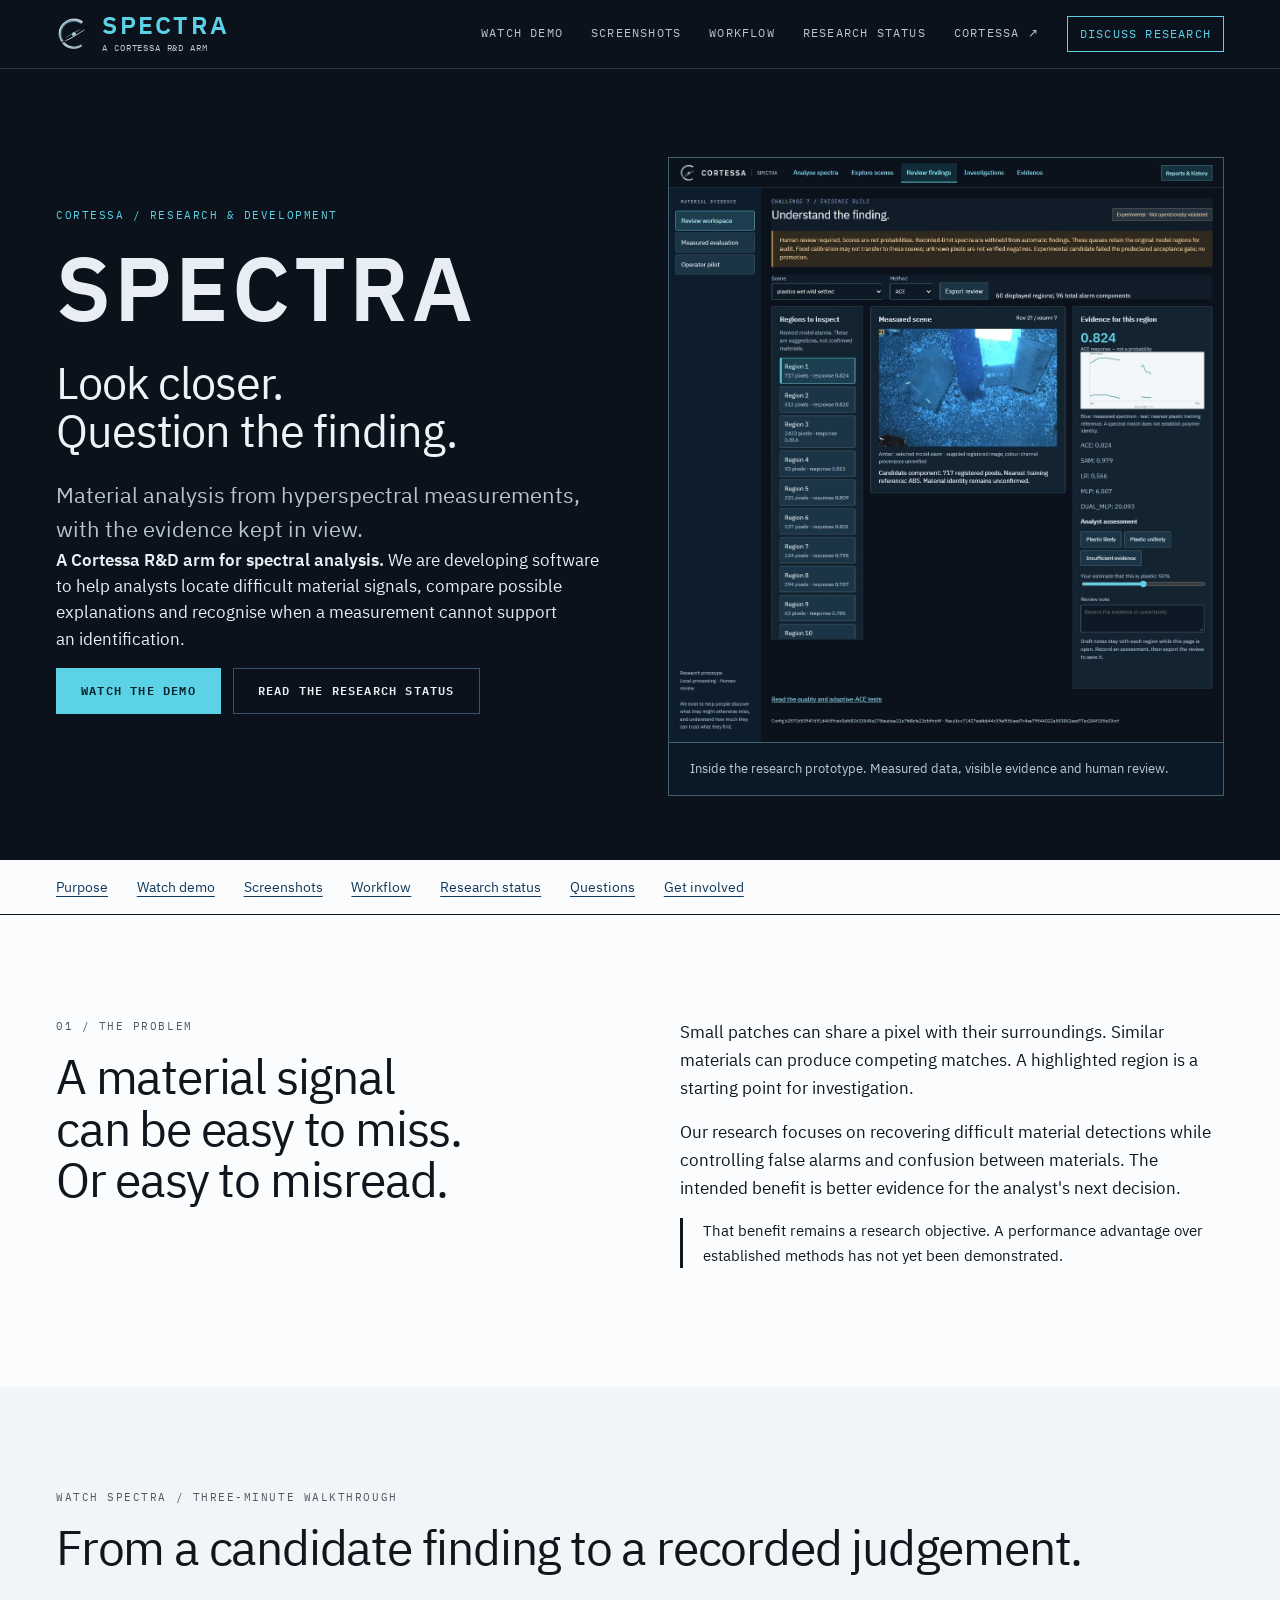
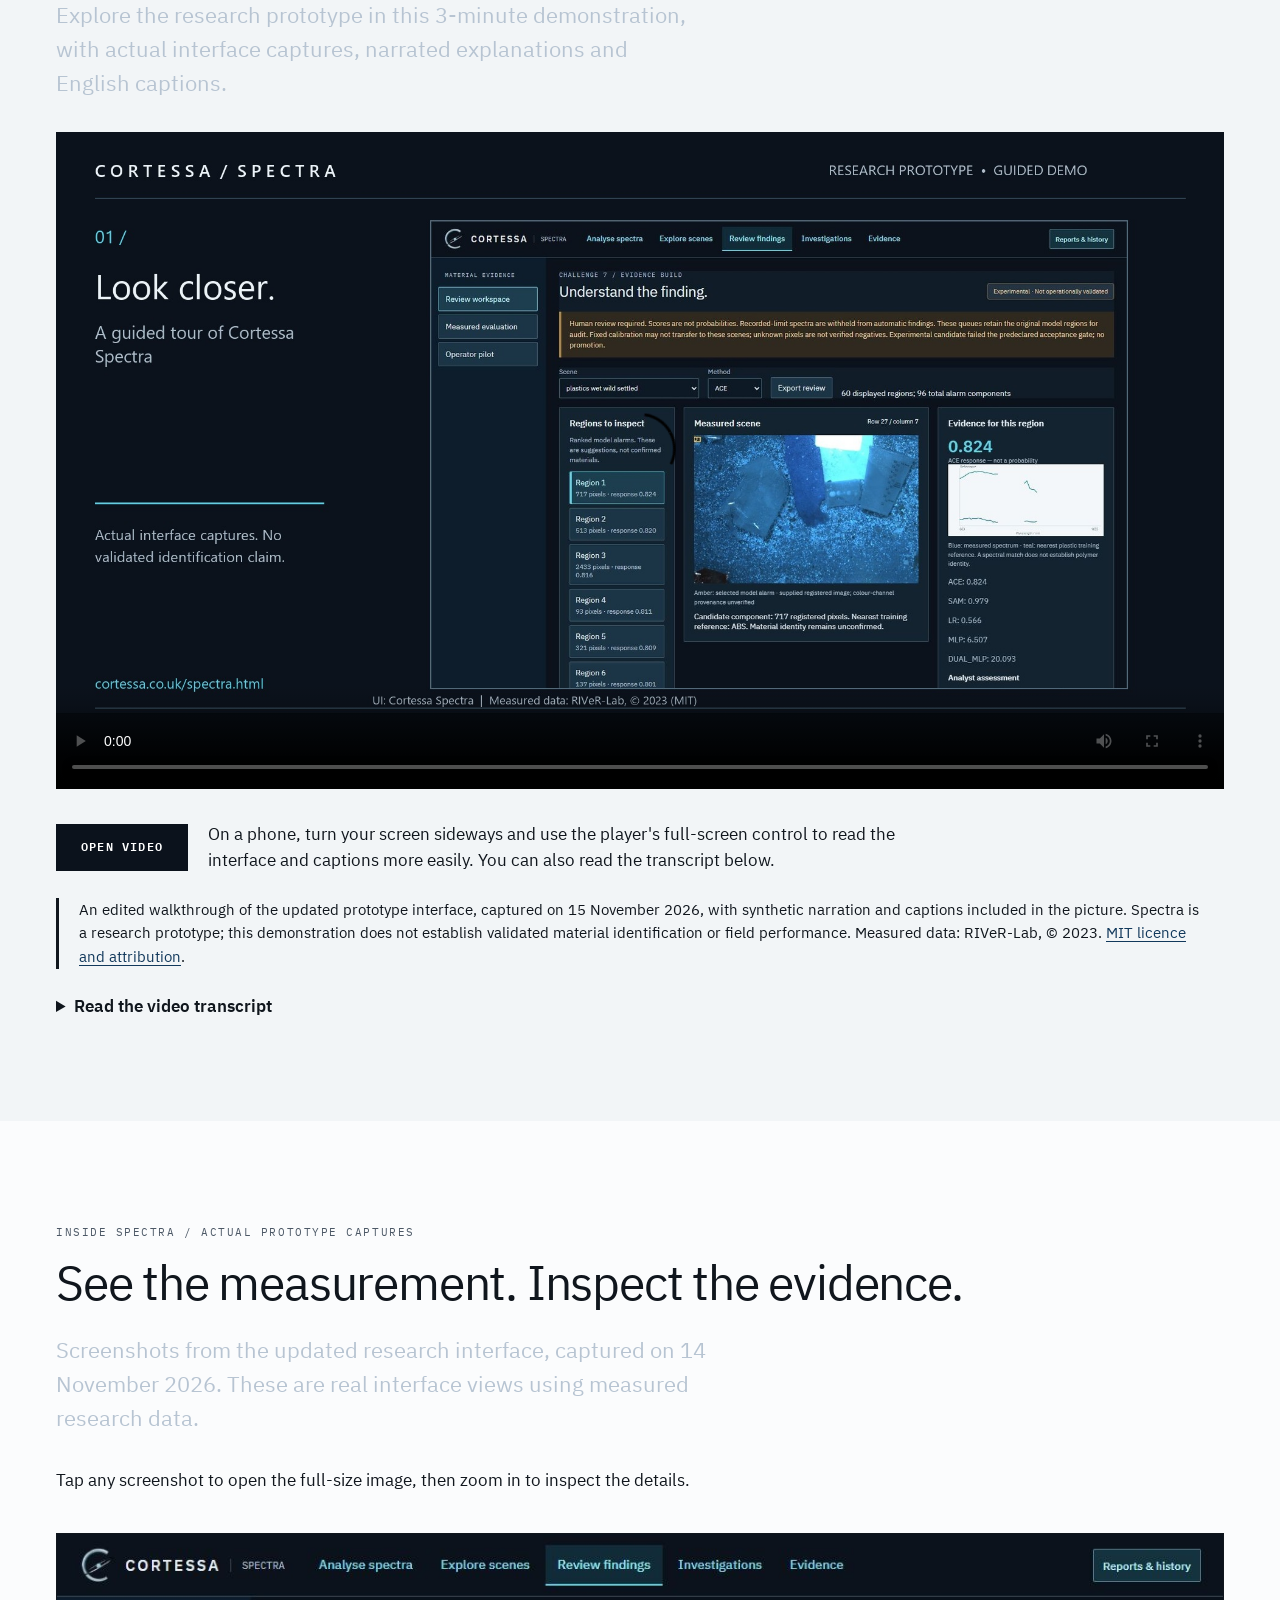
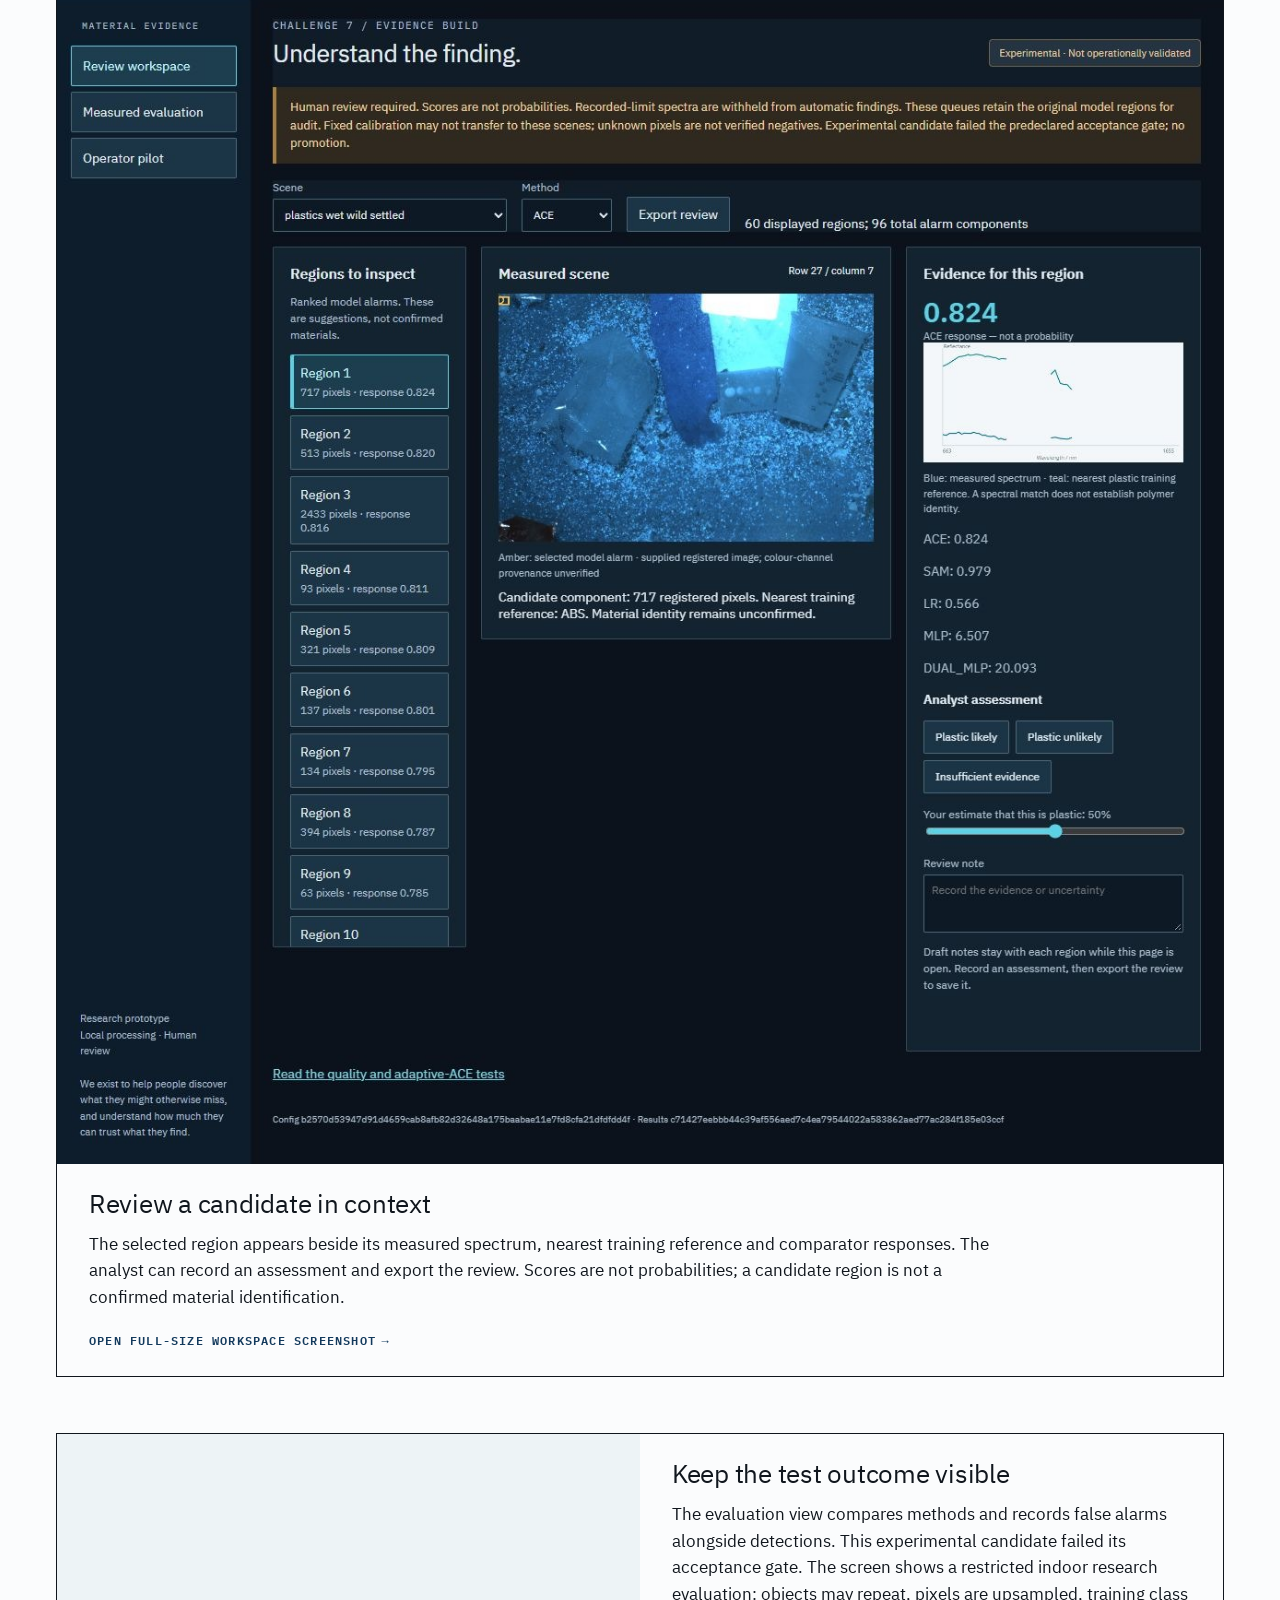
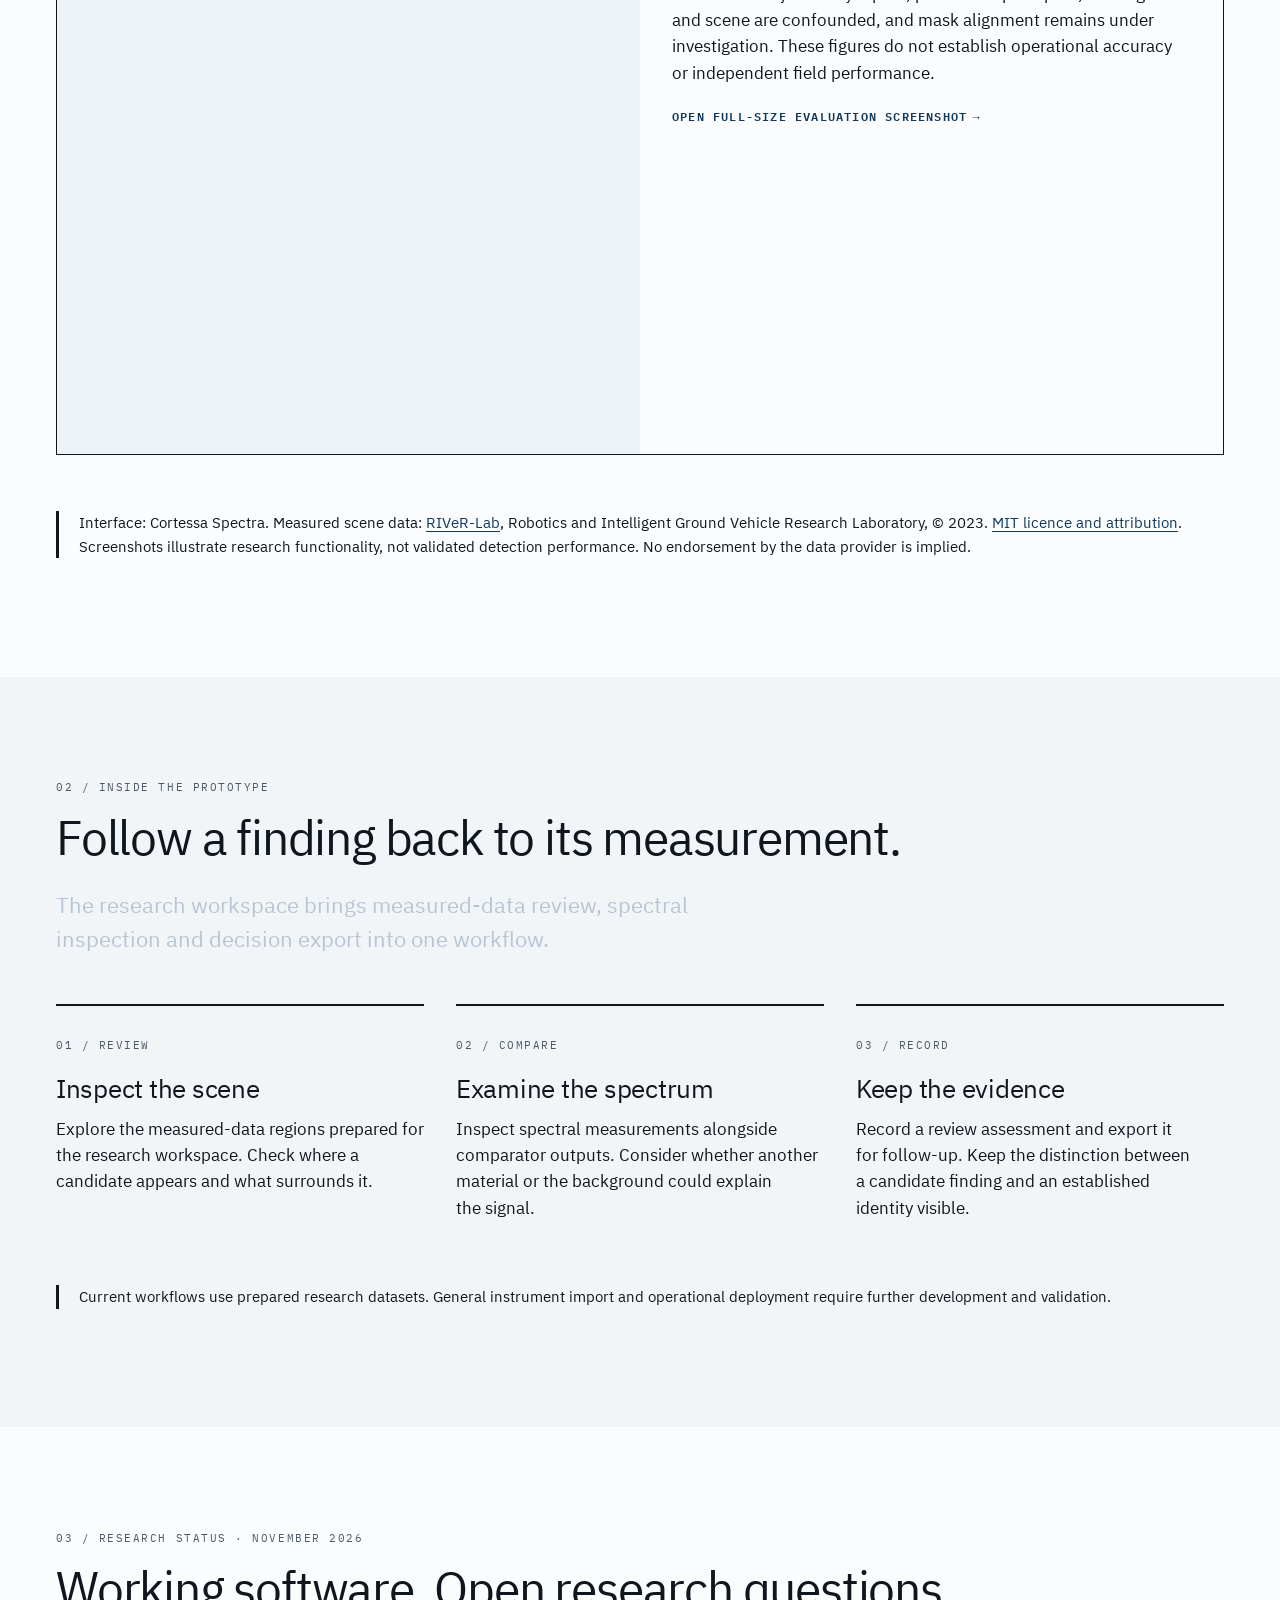
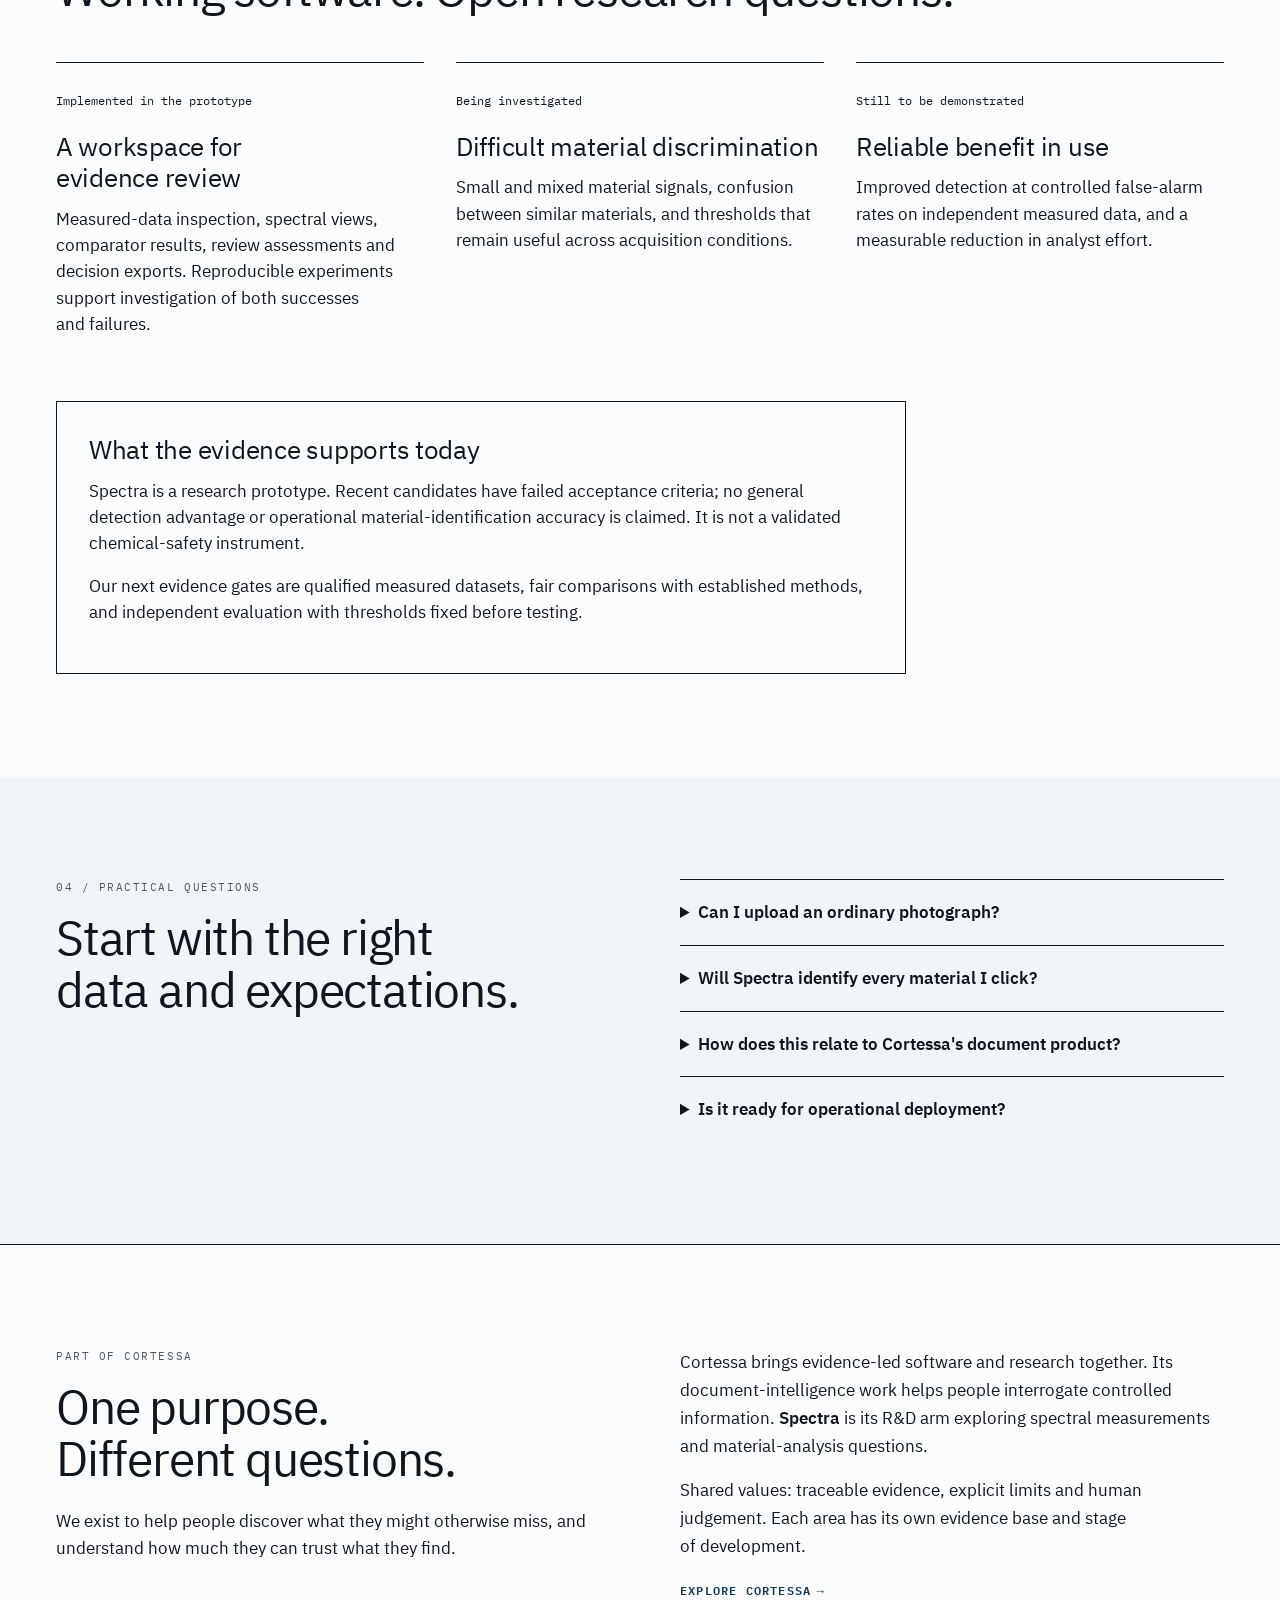
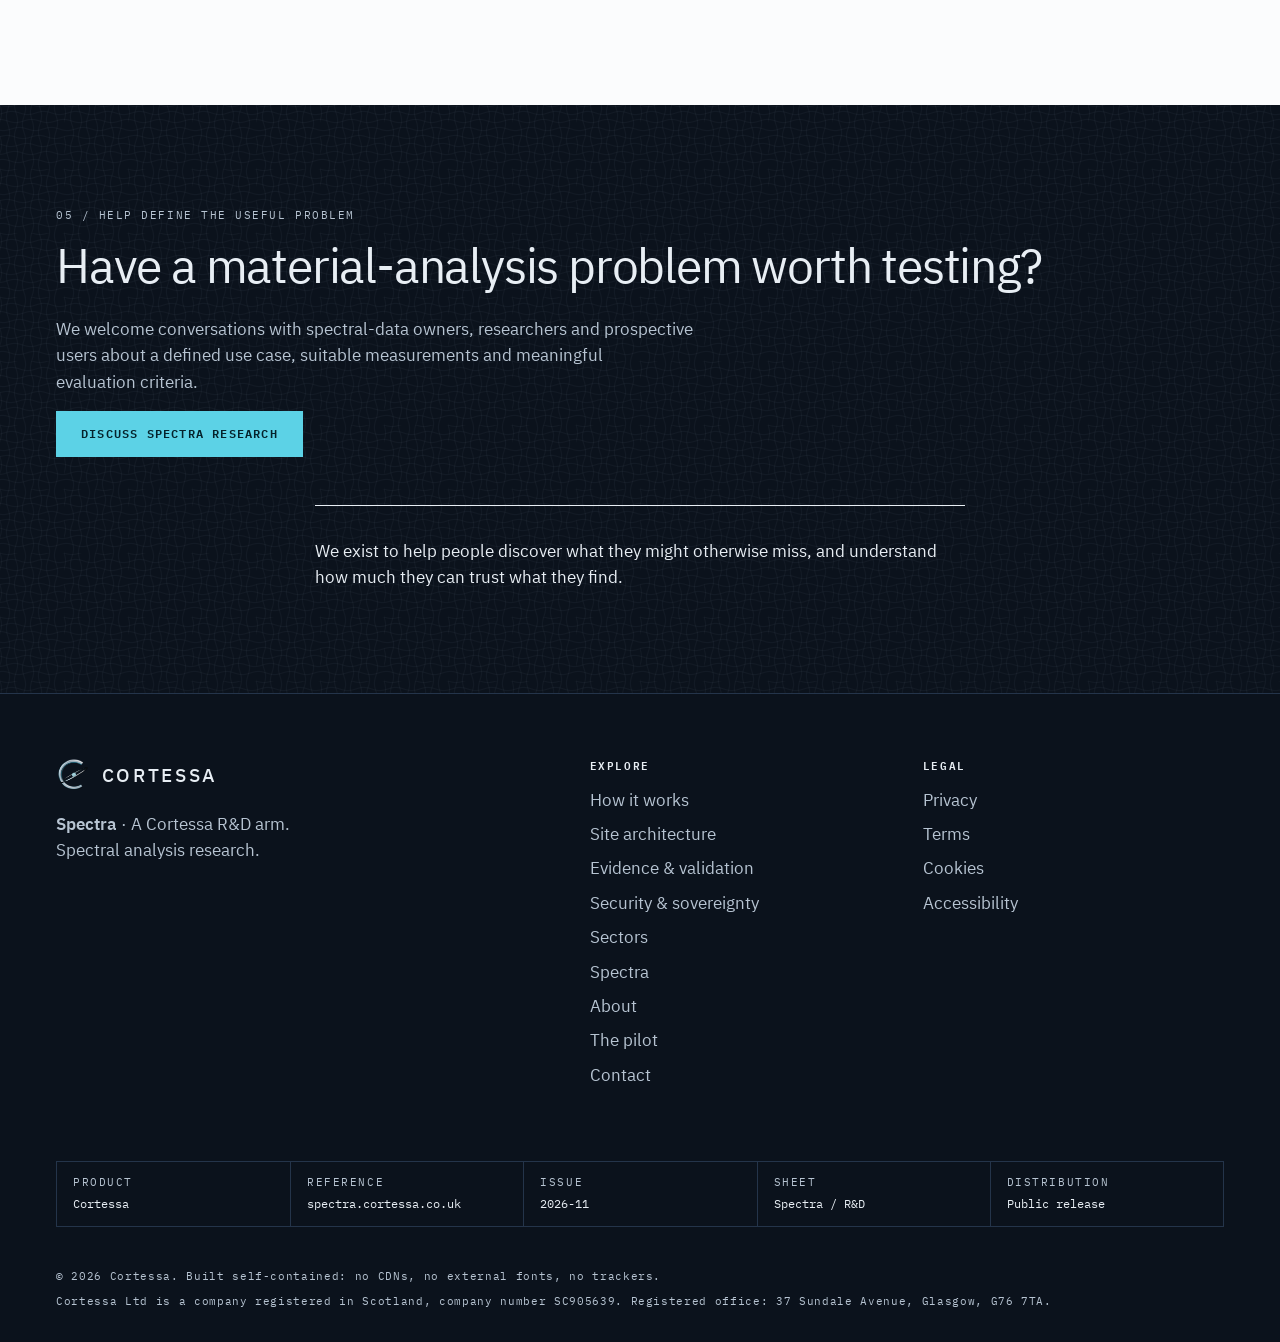
<file: index.html>
<!doctype html>
<html lang="en-GB">
<head>
  <meta charset="utf-8">
  <meta name="viewport" content="width=device-width, initial-scale=1">
  <meta http-equiv="Content-Security-Policy" content="default-src 'self'; script-src 'self'; style-src 'self'; img-src 'self' data:; font-src 'self'; connect-src 'self'; object-src 'none'; base-uri 'self'; form-action 'self'">
  <title>Spectra — A Cortessa R&amp;D arm</title>
  <meta name="description" content="Spectra is Cortessa’s R&amp;D arm for spectral analysis. Explore the research prototype, watch the demo and inspect the evidence behind a finding.">
  <link rel="canonical" href="https://spectra.cortessa.co.uk/">
  <meta name="color-scheme" content="light dark">
  <link rel="preload" href="assets/fonts/PlexSans-Regular.woff2" as="font" type="font/woff2" crossorigin>
  <link rel="preload" href="assets/fonts/PlexMono-Regular.woff2" as="font" type="font/woff2" crossorigin>
  <link rel="stylesheet" href="assets/css/styles.css">
  <link rel="icon" href="assets/img/cortessa.ico" sizes="any">
  <link rel="apple-touch-icon" href="assets/img/apple-touch-icon.png">
  <meta name="theme-color" content="#0b121c">
  <meta property="og:site_name" content="Cortessa Spectra">
  <meta property="og:type" content="website">
  <meta property="og:title" content="Spectra — A Cortessa R&amp;D arm">
  <meta property="og:description" content="Spectra is Cortessa’s R&amp;D arm for spectral analysis. Explore the research prototype, watch the demo and inspect the evidence behind a finding.">
  <meta property="og:url" content="https://spectra.cortessa.co.uk/">
  <meta property="og:image" content="https://spectra.cortessa.co.uk/assets/video/spectra/spectra-demo-poster.jpg?v=20261115">
  <meta property="og:image:width" content="1920">
  <meta property="og:image:height" content="1080">
  <meta name="twitter:card" content="summary_large_image">
<link rel="stylesheet" href="assets/css/spectra.css?v=20261115-site"><link rel="stylesheet" href="assets/css/spectra-site.css">
</head>
<body>
  <a class="skip-link" href="#main">Skip to content</a>

  <header class="site-header">
    <div class="wrap header-inner">
      <a class="brand spectra-brand" href="/" aria-label="Spectra home, a Cortessa R&amp;D arm">
        <img class="brand-logo" src="assets/img/cortessa-mark.png" width="512" height="512" alt="" aria-hidden="true">
        <span class="spectra-brand-stack"><span class="spectra-wordmark">SPECTRA</span><span class="spectra-parent">A CORTESSA R&amp;D ARM</span></span>
      </a>
      <nav class="site-nav" aria-label="Primary">
        <button class="nav-toggle" aria-expanded="false" aria-controls="nav-menu">
          <span class="nav-toggle-bar" aria-hidden="true"></span>
          <span class="visually-hidden">Menu</span>
        </button>
        <ul id="nav-menu" class="nav-menu">
<li><a href="#demo">Watch demo</a></li><li><a href="#screenshots">Screenshots</a></li><li><a href="#workflow">Workflow</a></li><li><a href="#status">Research status</a></li><li><a href="https://cortessa.co.uk/">Cortessa ↗</a></li><li><a class="nav-cta" href="https://cortessa.co.uk/contact.html">Discuss research</a></li></ul>
      </nav>
    </div>
  </header>

  <main id="main">
<section class="page-hero sp-hero" aria-labelledby="spectra-heading"><div class="wrap sp-hero-grid"><div>
<p class="mono-label sp-accent">Cortessa / Research &amp; development</p>
<h1 id="spectra-heading" class="spectra-title">SPECTRA<span class="spectra-title-line">Look closer.<br>Question the finding.</span></h1>
<p class="lede">Material analysis from hyperspectral measurements, with the evidence kept in view.</p>
<p><strong>A Cortessa R&amp;D arm for spectral analysis.</strong> We are developing software to help analysts locate difficult material signals, compare possible explanations and recognise when a measurement cannot support an identification.</p>
<div class="hero-actions"><a class="btn btn-primary" href="#demo">Watch the demo</a><a class="btn btn-ghost" href="#status">Read the research status</a></div></div>
<figure class="sp-figure spectra-hero-capture"><a href="#screenshots" aria-label="Explore screenshots of the Spectra research prototype"><img src="assets/img/spectra/spectra-prototype-workspace.jpg" width="1265" height="1334" alt="Spectra’s current dark interface, showing a measured scene and spectral evidence."></a><figcaption>Inside the research prototype. Measured data, visible evidence and human review.</figcaption></figure></div></section>
<nav class="sp-section-nav" aria-label="Spectra sections"><div class="wrap"><a href="#purpose">Purpose</a><a href="#demo">Watch demo</a><a href="#screenshots">Screenshots</a><a href="#workflow">Workflow</a><a href="#status">Research status</a><a href="#questions">Questions</a><a href="#discuss">Get involved</a></div></nav>
<section class="section" id="purpose" aria-labelledby="purpose-heading"><div class="wrap sp-split">
<div><p class="mono-label">01 / The problem</p><h2 id="purpose-heading">A material signal can be easy to miss. Or easy to misread.</h2></div>
<div class="prose"><p>Small patches can share a pixel with their surroundings. Similar materials can produce competing matches. A highlighted region is a starting point for investigation.</p><p>Our research focuses on recovering difficult material detections while controlling false alarms and confusion between materials. The intended benefit is better evidence for the analyst's next decision.</p><p class="sp-note">That benefit remains a research objective. A performance advantage over established methods has not yet been demonstrated.</p></div></div></section>
<section class="section band" id="demo" aria-labelledby="demo-heading"><div class="wrap">
<p class="mono-label">Watch Spectra / Three-minute walkthrough</p>
<h2 id="demo-heading">From a candidate finding to a recorded judgement.</h2>
<p class="lede">Explore the research prototype in this 3-minute demonstration, with actual interface captures, narrated explanations and English captions.</p>
<video class="sp-demo-video" controls playsinline preload="metadata" width="1920" height="1080" poster="assets/video/spectra/spectra-demo-poster.jpg?v=20261115" aria-label="Cortessa Spectra prototype demonstration">
<source src="assets/video/spectra/spectra-demo.mp4?v=20261115" type="video/mp4">
<track kind="captions" src="assets/video/spectra/spectra-demo.en.vtt?v=20261115" srclang="en" label="English">
Your browser does not support embedded video. <a href="assets/video/spectra/spectra-demo.mp4?v=20261115">Watch the demonstration</a>.
</video>
<div class="sp-mobile-viewing"><a class="btn btn-primary" href="assets/video/spectra/spectra-demo.mp4?v=20261115">Open video</a><p>On a phone, turn your screen sideways and use the player's full-screen control to read the interface and captions more easily. You can also read the transcript below.</p></div>
<p class="sp-note">An edited walkthrough of the updated prototype interface, captured on 15 November 2026, with synthetic narration and captions included in the picture. Spectra is a research prototype; this demonstration does not establish validated material identification or field performance. Measured data: RIVeR-Lab, © 2023. <a href="assets/img/spectra/RIVeR-Lab-LICENSE.txt">MIT licence and attribution</a>.</p>
<details class="sp-demo-transcript"><summary>Read the video transcript</summary><h3>Look closer.</h3><p>Cortessa Spectra is a research prototype for reviewing hyperspectral measurements. It brings the scene, the spectrum, and the evidence behind a candidate finding into one workspace. In this walkthrough, we will follow a region from its initial alarm to a recorded human assessment.</p><h3>Start with the scene.</h3><p>We begin with a prepared research scene. This example contains plastic objects measured under controlled water conditions. The scene selector lets us move between available measurements, while the method selector chooses the detector output to inspect. An ordinary photograph alone would not provide the spectral information used here.</p><h3>Choose a region.</h3><p>The list on the left ranks regions for review. Selecting a region highlights its position in amber and updates the evidence panel. These are model alarms, not confirmed identifications. The surrounding scene matters: a strong response can still come from a confusing background or an unreliable calibration.</p><h3>Read the spectrum.</h3><p>Now look at the spectral view. Blue shows the measured spectrum; teal shows the nearest plastic training reference. The shape of these curves helps the analyst examine the proposed match. A similar curve does not, by itself, establish a polymer identity. The response score is not a probability.</p><h3>Challenge the finding.</h3><p>Changing the scene introduces different backgrounds and visible vegetation. Spectra keeps the selected region, its reference, and the comparator responses together. Agreement can motivate further inspection, but it is not proof. Disagreement is also useful: it points to a finding that needs a closer look rather than an automatic conclusion.</p><h3>Record the judgement.</h3><p>The analyst can mark a region as plastic likely, plastic unlikely, or insufficient evidence. Here, the demonstration records insufficient evidence and adds an explanatory note. That judgement belongs to the reviewer. The export control saves the review as structured data, so the assessment can be retained for follow-up.</p><h3>Inspect the test.</h3><p>The measured evaluation screen compares methods, detections, and false alarms. It also exposes a failed acceptance result. This matters: detecting more labelled plastic is not an improvement if the method also flags the background. These indoor research results have important limitations and do not establish reliable field performance.</p><h3>Know the boundary.</h3><p>Today, Spectra provides a working evidence-review workflow. Reliable material identification across independent scenes, a detection advantage over established methods, and reduced analyst workload remain to be demonstrated. The next step is qualified measured data, fair comparisons, and evaluation criteria fixed before testing.</p><h3>Evidence you can inspect.</h3><p>Cortessa exists to help people discover what they might otherwise miss, and understand how much they can trust what they find. Spectra carries that purpose into material analysis. Explore the research prototype at Cortessa.co.uk.</p></details>
</div></section>
<section class="section sp-captures" id="screenshots" aria-labelledby="screenshots-heading"><div class="wrap">
<p class="mono-label">Inside Spectra / Actual prototype captures</p>
<h2 id="screenshots-heading">See the measurement. Inspect the evidence.</h2>
<p class="lede">Screenshots from the updated research interface, captured on 14 November 2026. These are real interface views using measured research data.</p>
<p>Tap any screenshot to open the full-size image, then zoom in to inspect the details.</p>
<figure class="sp-capture">
<a href="assets/img/spectra/spectra-prototype-workspace.jpg" aria-label="Open full-size Spectra review workspace screenshot">
<img src="assets/img/spectra/spectra-prototype-workspace.jpg" width="1265" height="1334" loading="lazy" decoding="async" alt="Actual Spectra review workspace showing a ranked region list, an underwater measured scene, the selected candidate, spectral comparison and analyst assessment controls."></a>
<figcaption><h3>Review a candidate in context</h3><p>The selected region appears beside its measured spectrum, nearest training reference and comparator responses. The analyst can record an assessment and export the review. Scores are not probabilities; a candidate region is not a confirmed material identification.</p><a class="text-link" href="assets/img/spectra/spectra-prototype-workspace.jpg">Open full-size workspace screenshot</a></figcaption>
</figure>
<figure class="sp-capture sp-capture-results">
<a href="assets/img/spectra/spectra-prototype-evaluation.jpg" aria-label="Open full-size Spectra measured evaluation screenshot">
<img src="assets/img/spectra/spectra-prototype-evaluation.jpg" width="1265" height="1940" loading="lazy" decoding="async" alt="Actual Spectra measured evaluation screen with recall, false-alarm rates, sample counts, a failed candidate acceptance result and the study limitations."></a>
<figcaption><h3>Keep the test outcome visible</h3><p>The evaluation view compares methods and records false alarms alongside detections. This experimental candidate failed its acceptance gate. The screen shows a restricted indoor research evaluation: objects may repeat, pixels are upsampled, training class and scene are confounded, and mask alignment remains under investigation. These figures do not establish operational accuracy or independent field performance.</p><a class="text-link" href="assets/img/spectra/spectra-prototype-evaluation.jpg">Open full-size evaluation screenshot</a></figcaption>
</figure>
<p class="sp-note">Interface: Cortessa Spectra. Measured scene data: <a href="https://github.com/RIVeR-Lab/hyperspectral_macro_plastic_detection">RIVeR-Lab</a>, Robotics and Intelligent Ground Vehicle Research Laboratory, © 2023. <a href="assets/img/spectra/RIVeR-Lab-LICENSE.txt">MIT licence and attribution</a>. Screenshots illustrate research functionality, not validated detection performance. No endorsement by the data provider is implied.</p>
</div></section>
<section class="section band" id="workflow" aria-labelledby="workflow-heading"><div class="wrap"><p class="mono-label">02 / Inside the prototype</p><h2 id="workflow-heading">Follow a finding back to its measurement.</h2>
<p class="lede">The research workspace brings measured-data review, spectral inspection and decision export into one workflow.</p>
<ol class="sp-steps">
<li><span class="mono-label">01 / Review</span><h3>Inspect the scene</h3><p>Explore the measured-data regions prepared for the research workspace. Check where a candidate appears and what surrounds it.</p></li>
<li><span class="mono-label">02 / Compare</span><h3>Examine the spectrum</h3><p>Inspect spectral measurements alongside comparator outputs. Consider whether another material or the background could explain the signal.</p></li>
<li><span class="mono-label">03 / Record</span><h3>Keep the evidence</h3><p>Record a review assessment and export it for follow-up. Keep the distinction between a candidate finding and an established identity visible.</p></li></ol>
<p class="sp-note">Current workflows use prepared research datasets. General instrument import and operational deployment require further development and validation.</p></div></section>
<section class="section" id="status" aria-labelledby="status-heading"><div class="wrap"><p class="mono-label">03 / Research status · November 2026</p><h2 id="status-heading">Working software. Open research questions.</h2>
<div class="sp-status-grid">
<article><span class="sp-status">Implemented in the prototype</span><h3>A workspace for evidence review</h3><p>Measured-data inspection, spectral views, comparator results, review assessments and decision exports. Reproducible experiments support investigation of both successes and failures.</p></article>
<article><span class="sp-status">Being investigated</span><h3>Difficult material discrimination</h3><p>Small and mixed material signals, confusion between similar materials, and thresholds that remain useful across acquisition conditions.</p></article>
<article><span class="sp-status">Still to be demonstrated</span><h3>Reliable benefit in use</h3><p>Improved detection at controlled false-alarm rates on independent measured data, and a measurable reduction in analyst effort.</p></article></div>
<div class="sp-boundary"><h3>What the evidence supports today</h3><p>Spectra is a research prototype. Recent candidates have failed acceptance criteria; no general detection advantage or operational material-identification accuracy is claimed. It is not a validated chemical-safety instrument.</p><p>Our next evidence gates are qualified measured datasets, fair comparisons with established methods, and independent evaluation with thresholds fixed before testing.</p></div></div></section>
<section class="section band" id="questions" aria-labelledby="questions-heading"><div class="wrap sp-split"><div><p class="mono-label">04 / Practical questions</p><h2 id="questions-heading">Start with the right data and expectations.</h2></div><div class="sp-faq">
<details><summary>Can I upload an ordinary photograph?</summary><p>No. The intended input is a supported hyperspectral measurement with its spectral bands and acquisition information. An ordinary RGB photograph does not contain the measurements used by these workflows.</p></details>
<details><summary>Will Spectra identify every material I click?</summary><p>No. A candidate depends on the available wavelengths, reference information, signal quality and background. Some measurements cannot support a material identity. Universal identification is not a current capability.</p></details>
<details><summary>How does this relate to Cortessa's document product?</summary><p>Spectra is a separate research application for spectral measurements. It shares Cortessa's emphasis on traceable evidence and human review; the document product's validation results do not establish Spectra's performance.</p></details>
<details><summary>Is it ready for operational deployment?</summary><p>No. The current build supports research and evaluation. Sensor compatibility, independent performance and usefulness in a real analyst workflow still need to be established for each proposed application.</p></details>
</div></div></section>
<section class="section spectra-family" id="cortessa" aria-labelledby="family-heading"><div class="wrap sp-split"><div><p class="mono-label">Part of Cortessa</p><h2 id="family-heading">One purpose. Different questions.</h2><p>We exist to help people discover what they might otherwise miss, and understand how much they can trust what they find.</p></div><div class="prose"><p>Cortessa brings evidence-led software and research together. Its document-intelligence work helps people interrogate controlled information. <strong>Spectra</strong> is its R&amp;D arm exploring spectral measurements and material-analysis questions.</p><p>Shared values: traceable evidence, explicit limits and human judgement. Each area has its own evidence base and stage of development.</p><a class="text-link" href="https://cortessa.co.uk/">Explore Cortessa</a></div></div></section>
<section class="section cta-band" id="discuss" aria-labelledby="discuss-heading"><div class="wrap cta-inner"><p class="mono-label">05 / Help define the useful problem</p><h2 id="discuss-heading">Have a material-analysis problem worth testing?</h2><p>We welcome conversations with spectral-data owners, researchers and prospective users about a defined use case, suitable measurements and meaningful evaluation criteria.</p><div class="hero-actions"><a class="btn btn-primary" href="https://cortessa.co.uk/contact.html">Discuss Spectra research</a></div><blockquote class="sp-motto">We exist to help people discover what they might otherwise miss, and understand how much they can trust what they find.</blockquote></div></section>
</main>

  <footer class="site-footer">
    <div class="wrap footer-inner">
      <div class="footer-brand">
        <span class="footer-brand-row">
          <img class="brand-logo" src="assets/img/cortessa-mark.png" width="512" height="512" alt="" aria-hidden="true">
          <span class="brand-name">Cortessa</span>
        </span>
        <p><strong>Spectra</strong> · A Cortessa R&amp;D arm.<br>Spectral analysis research.</p>
      </div>
      <nav aria-label="Footer">
        <p class="footer-col-title">Explore</p>
        <ul class="footer-links">
          <li><a href="https://cortessa.co.uk/how-it-works.html">How it works</a></li>
          <li><a href="https://cortessa.co.uk/architecture.html">Site architecture</a></li>
          <li><a href="https://cortessa.co.uk/evidence.html">Evidence &amp; validation</a></li>
          <li><a href="https://cortessa.co.uk/security.html">Security &amp; sovereignty</a></li>
          <li><a href="https://cortessa.co.uk/sectors.html">Sectors</a></li>
          <li><a href="/" aria-current="page">Spectra</a></li>
          <li><a href="https://cortessa.co.uk/about.html">About</a></li>
          <li><a href="https://cortessa.co.uk/pilot.html">The pilot</a></li>
          <li><a href="https://cortessa.co.uk/contact.html">Contact</a></li>
        </ul>
      </nav>
      <nav aria-label="Legal">
        <p class="footer-col-title">Legal</p>
        <ul class="footer-links">
          <li><a href="https://cortessa.co.uk/legal/privacy.html">Privacy</a></li>
          <li><a href="https://cortessa.co.uk/legal/terms.html">Terms</a></li>
          <li><a href="https://cortessa.co.uk/legal/cookies.html">Cookies</a></li>
          <li><a href="https://cortessa.co.uk/legal/accessibility.html">Accessibility</a></li>
        </ul>
      </nav>
    </div>
    <div class="wrap">
      <dl class="title-block" aria-label="Document reference">
        <div><dt>Product</dt><dd>Cortessa</dd></div>
        <div><dt>Reference</dt><dd>spectra.cortessa.co.uk</dd></div>
        <div><dt>Issue</dt><dd>2026-11</dd></div>
        <div><dt>Sheet</dt><dd>Spectra / R&amp;D</dd></div>
        <div><dt>Distribution</dt><dd>Public release</dd></div>
      </dl>
    </div>
    <div class="wrap footer-fine">
      <p>&copy; 2026 Cortessa. Built self-contained: no CDNs, no external fonts, no trackers.</p>
      <p class="footer-statutory">Cortessa Ltd is a company registered in Scotland, company number SC905639. Registered office: 37 Sundale Avenue, Glasgow, G76 7TA.</p>
    </div>
  </footer>

  <script src="assets/js/main.js"></script>
</body>
</html>
</file>
<file: assets/css/styles.css>
/* ============================================================================
   Cortessa marketing site — self-contained styles.
   No CDNs, no trackers. Typefaces are SELF-HOSTED (IBM Plex Sans / Plex Mono,
   OFL-licensed, vendored in assets/fonts/ — the same faces the product ships),
   with a system-stack fallback. Light/dark aware; WCAG 2.2 AA; reduced-motion
   respected.

   DESIGN SYSTEM (2026-08-26 "controlled document" overhaul)
   ---------------------------------------------------------
   Direction: the visual grammar of high-assurance engineering documentation —
   hairline rules, monospaced designators, tabular figures, evidence lines set
   like test-report footnotes, a title-block footer — delivered with the
   restraint of the top defence-technology marques: large light-weight display
   type with tight tracking, a monochrome ground with one surgical accent,
   zero border-radius, zero drop shadows, a dark opening chapter.

     Display   IBM Plex Sans 400 at large sizes, tracking −0.02…−0.03em.
               Weight 600 is reserved for small UI (buttons, <strong>).
     Utility   IBM Plex Mono, uppercase, letter-spaced — designators,
               evidence labels, proof tags, nav, table headers.
     Ground    paper #fbfcfd · ink #10161d — plus the constant brand-navy
               #0b121c chapters where the cyan lives.

   CRITICAL contrast rule (accessibility, carried over): bright cyan #5cd2e6
   is a DARK-BACKGROUND-ONLY accent — 1.78:1 on white, it fails WCAG. It
   appears only on navy contexts (header, hero, .invert chapters, footer).
   On light sections, interactive ink is steel navy.
   ============================================================================ */

/* ---- Vendored brand faces (match the product console) ---------------------
   Weights on disk: Sans 400/500/600 · Mono 400/600. There is no 700 file —
   nothing may ask for 700, or browsers synthesise a faux bold.               */
@font-face {
  font-family: "IBM Plex Sans";
  src: url("../fonts/PlexSans-Regular.woff2") format("woff2");
  font-weight: 400; font-style: normal; font-display: swap;
}
@font-face {
  font-family: "IBM Plex Sans";
  src: url("../fonts/PlexSans-Medium.woff2") format("woff2");
  font-weight: 500; font-style: normal; font-display: swap;
}
@font-face {
  font-family: "IBM Plex Sans";
  src: url("../fonts/PlexSans-SemiBold.woff2") format("woff2");
  font-weight: 600 700; font-style: normal; font-display: swap;
}
@font-face {
  font-family: "IBM Plex Mono";
  src: url("../fonts/PlexMono-Regular.woff2") format("woff2");
  font-weight: 400; font-style: normal; font-display: swap;
}
@font-face {
  font-family: "IBM Plex Mono";
  src: url("../fonts/PlexMono-SemiBold.woff2") format("woff2");
  font-weight: 600 700; font-style: normal; font-display: swap;
}

:root {
  color-scheme: light dark;

  /* ---- Type families ------------------------------------------------------ */
  --font-sans: "IBM Plex Sans", system-ui, -apple-system, BlinkMacSystemFont,
               "Segoe UI", Roboto, "Helvetica Neue", Helvetica, Arial, sans-serif;
  --font-mono: "IBM Plex Mono", ui-monospace, SFMono-Regular, "Cascadia Code",
               Menlo, Consolas, monospace;

  /* ---- Spacing scale (8px base) ------------------------------------------- */
  --space-1: 0.25rem;
  --space-2: 0.5rem;
  --space-3: 0.75rem;
  --space-4: 1rem;
  --space-5: 1.5rem;
  --space-6: 2rem;
  --space-7: 3rem;
  --space-8: 4rem;
  --space-9: 6rem;

  /* ---- Type scale --------------------------------------------------------- */
  --fs-mono-xs: 0.6875rem;  /* 11 — designators, fine labels                  */
  --fs-mono-sm: 0.75rem;    /* 12 — evidence lines, table heads               */
  --fs-100: 0.875rem;       /* 14 — fine print                                */
  --fs-200: 1rem;           /* 16 — small                                     */
  --fs-300: 1.0625rem;      /* 17 — body                                      */
  --fs-400: 1.3125rem;      /* 21 — h4 / emphasized                           */

  /* Display sizes: weight 400, tight tracking — scale carries hierarchy.     */
  --h1: clamp(2.6rem, 1.5rem + 5vw, 4.75rem);        /* 41 → 76 */
  --h2: clamp(1.9rem, 1.35rem + 2.4vw, 3rem);        /* 30 → 48 */
  --h3: clamp(1.3rem, 1.15rem + 0.7vw, 1.625rem);    /* 21 → 26 */
  --lede: clamp(1.125rem, 1.05rem + 0.45vw, 1.375rem);
  --stat: clamp(2.4rem, 1.8rem + 2.6vw, 4rem);       /* data-table numerals   */

  --track-display: -0.025em;
  --track-mono: 0.14em;

  /* ---- Layout ------------------------------------------------------------- */
  --maxw: 78rem;                                     /* ~1248px container     */
  --measure: 64ch;
  --section-pad: clamp(3.75rem, 8vw, 7rem);
  --gap: clamp(1rem, 2.5vw, 2rem);
  --gutter: clamp(1.25rem, 5vw, 2.5rem);

  /* ---- Edges & motion — a document has rules, not shadows ---------------- */
  --hairline: 1px;
  --transition: 200ms cubic-bezier(.4, 0, .2, 1);

  /* ---- Light theme (default) ---------------------------------------------- */
  --bg: #fbfcfd;
  --bg-band: #f2f5f7;
  --surface: #ffffff;
  --border: #d9e0e6;
  --border-strong: #aeb9c4;
  --rule: #10161d;            /* strong document rules on light               */
  --text: #10161d;
  --text-muted: #4c5866;
  --accent: #12395c;          /* steel navy interactive ink; ~9:1 on paper    */
  --accent-strong: #0b121c;
  --accent-ink: #ffffff;
  --focus: #0b3352;

  --verified: #0b5c6b;
  --draft: #8a5a00;
  --refused: #a12222;

  /* ---- Constant brand-navy chrome (header, hero, .invert, footer) --------
     Fixed across themes so bright cyan is only ever on navy.                 */
  --nav-bg: #0b121c;
  --nav-bg-raise: #0e1622;
  --nav-surface: #131e2c;
  --nav-text: #e8eef4;
  --nav-muted: #b7c4d2;
  --nav-border: #24344a;
  --nav-rule: #3a5070;
  --nav-accent: #5cd2e6;
  --nav-accent-ink: #05222b;
  --nav-focus: #7fe0f0;

  --nav-verified: #5cd2e6;
  --nav-draft: #e6b74e;
  --nav-refused: #f28b8b;
}

@media (prefers-color-scheme: dark) {
  :root {
    --bg: #0b121c;
    --bg-band: #101926;
    --surface: #131e2c;
    --border: #24344a;
    --border-strong: #3a5070;
    --rule: #8fa5bd;
    --text: #e8eef4;
    --text-muted: #aeb9c7;
    --accent: #5cd2e6;
    --accent-strong: #5cd2e6;
    --accent-ink: #05222b;
    --focus: #7fe0f0;

    --verified: #5cd2e6;
    --draft: #e6b74e;
    --refused: #f28b8b;
  }
}

/* ============================================================================
   Base
   ============================================================================ */
* { box-sizing: border-box; }

html {
  -webkit-text-size-adjust: 100%;
  scroll-padding-top: 5.5rem;
  scrollbar-color: var(--border-strong) transparent;
}

/* Cross-page transitions: a quiet crossfade, with the chrome held steady.
   Progressive — engines without the at-rule simply navigate. */
@view-transition { navigation: auto; }
@media (prefers-reduced-motion: reduce) {
  @view-transition { navigation: none; }
}
.site-header { view-transition-name: site-header; }
.site-footer { view-transition-name: site-footer; }

body {
  margin: 0;
  background: var(--bg);
  color: var(--text);
  font-family: var(--font-sans);
  font-size: var(--fs-300);
  line-height: 1.55;
  overflow-wrap: break-word;
  -webkit-font-smoothing: antialiased;
  text-rendering: optimizeLegibility;
  hanging-punctuation: first allow-end;
}

/* Paragraph-level line breaking: no runts where the engine supports it. */
p, li, figcaption, dd { text-wrap: pretty; }

/* Display type: weight 400, tight tracking. Hierarchy comes from scale.      */
h1, h2, h3, h4 {
  font-weight: 400;
  line-height: 1.08;
  letter-spacing: var(--track-display);
  color: var(--text);
  text-wrap: balance;
}
h1 { font-size: var(--h1); margin: 0 0 var(--space-5); }
h2 { font-size: var(--h2); margin: 0 0 var(--space-5); }
h3 { font-size: var(--h3); line-height: 1.2; letter-spacing: -0.01em; margin: 0 0 var(--space-3); }
h4 { font-size: var(--fs-400); line-height: 1.25; letter-spacing: -0.005em; margin: 0 0 var(--space-2); }

p { margin: 0 0 var(--space-4); }

a { color: var(--accent); text-decoration-thickness: 1px; text-underline-offset: 3px; }
a:hover { text-decoration-thickness: 2px; }

strong { font-weight: 600; }

img, svg { max-width: 100%; height: auto; }

::selection { background: #5cd2e6; color: #05222b; }

[id] { scroll-margin-top: 5.5rem; }

.wrap {
  max-width: var(--maxw);
  margin-inline: auto;
  padding-inline: var(--gutter);
}

.measure { max-width: var(--measure); }

.visually-hidden {
  position: absolute !important;
  width: 1px; height: 1px;
  margin: -1px; padding: 0; border: 0;
  clip: rect(0 0 0 0); clip-path: inset(50%);
  overflow: hidden; white-space: nowrap;
}

:focus-visible {
  outline: 2px solid var(--focus);
  outline-offset: 2px;
}

/* ============================================================================
   Utility type: the mono voice — designators, labels, evidence
   ============================================================================ */
.mono-label {
  font-family: var(--font-mono);
  font-size: var(--fs-mono-xs);
  font-weight: 400;
  letter-spacing: var(--track-mono);
  text-transform: uppercase;
  color: var(--text-muted);
}

/* Section designator row: hairline rule + "01 / NAME" + optional annotation.
   The numbering is real — each page reads as a numbered document.            */
.desig {
  position: relative;
  display: flex;
  align-items: baseline;
  justify-content: space-between;
  gap: var(--space-4);
  padding-top: var(--space-3);
  margin-bottom: clamp(1.75rem, 4vw, 3rem);
}
/* The rule is a pseudo-element so it can be DRAWN on reveal (scaleX),
   which a border cannot. Full-width by default — inert without JS.        */
.desig::before {
  content: "";
  position: absolute;
  top: 0; left: 0; right: 0;
  height: var(--hairline);
  background: var(--rule);
  transform-origin: left center;
}
.desig .mono-label { color: var(--text); }
.desig .desig-note { color: var(--text-muted); text-align: right; }
.invert .desig::before { background: var(--nav-rule); }
.invert .desig .mono-label { color: var(--nav-text); }
.invert .desig .desig-note { color: var(--nav-muted); }

/* Evidence block: a test-report footnote. Mono tag + hairline + qualifier.   */
.evidence {
  max-width: var(--measure);
  margin-top: var(--space-5);
  padding-top: var(--space-3);
  border-top: var(--hairline) solid var(--border-strong);
  font-family: var(--font-mono);
  font-size: var(--fs-mono-sm);
  line-height: 1.7;
  color: var(--text-muted);
}
.evidence::before {
  content: "EVIDENCE";
  display: block;
  font-size: var(--fs-mono-xs);
  font-weight: 600;
  letter-spacing: var(--track-mono);
  color: var(--text);
  margin-bottom: var(--space-2);
}
.invert .evidence { border-top-color: var(--nav-rule); color: var(--nav-muted); }
.invert .evidence::before { color: var(--nav-accent); }

/* ============================================================================
   Skip link
   ============================================================================ */
.skip-link {
  position: absolute;
  top: -100%;
  left: 1rem;
  z-index: 100;
  padding: var(--space-2) var(--space-4);
  background: var(--nav-accent);
  color: var(--nav-accent-ink);
  font-family: var(--font-mono);
  font-size: var(--fs-mono-sm);
  letter-spacing: var(--track-mono);
  text-transform: uppercase;
  text-decoration: none;
}
.skip-link:focus { top: 1rem; }

/* ============================================================================
   Header — constant navy chrome, mono nav
   ============================================================================ */
.site-header {
  position: sticky;
  top: 0;
  z-index: 50;
  background: var(--nav-bg);
  border-bottom: var(--hairline) solid var(--nav-border);
}
.site-header.is-scrolled { border-bottom-color: var(--nav-rule); }

.header-inner {
  display: flex;
  align-items: center;
  justify-content: space-between;
  min-height: 4.25rem;
  gap: var(--space-4);
  transition: min-height var(--transition);
}
/* The chrome condenses once the document is in motion. */
.site-header.is-scrolled .header-inner { min-height: 3.5rem; }
.brand-logo { transition: width var(--transition), height var(--transition); }
.site-header.is-scrolled .brand-logo { width: 1.75rem; height: 1.75rem; }

.brand {
  display: inline-flex;
  align-items: center;
  gap: var(--space-3);
  text-decoration: none;
}
.brand-logo { width: 2.1rem; height: 2.1rem; display: block; }
.brand-name {
  font-family: var(--font-sans);
  font-weight: 500;
  font-size: 1.2rem;
  letter-spacing: 0.14em;
  text-transform: uppercase;
  color: var(--nav-text);
}

.site-nav { display: flex; align-items: center; }

.nav-menu {
  list-style: none;
  display: flex;
  gap: var(--space-1);
  align-items: center;
  margin: 0; padding: 0;
}
.nav-menu a {
  display: inline-block;
  padding: var(--space-2) var(--space-3);
  font-family: var(--font-mono);
  font-size: var(--fs-mono-sm);
  letter-spacing: 0.1em;
  text-transform: uppercase;
  text-decoration: none;
  color: var(--nav-muted);
  border-bottom: 2px solid transparent;
  transition: color var(--transition), border-color var(--transition);
}
.nav-menu a:hover { color: #ffffff; }
.nav-menu a[aria-current="page"] {
  color: var(--nav-text);
  border-bottom-color: var(--nav-accent);
}

.nav-cta {
  margin-left: var(--space-3);
  border: var(--hairline) solid var(--nav-accent) !important;
  color: var(--nav-accent) !important;
  border-bottom-width: var(--hairline) !important;
}
.nav-cta:hover {
  background: var(--nav-accent);
  color: var(--nav-accent-ink) !important;
}

.site-header :focus-visible { outline-color: var(--nav-focus); }

.nav-toggle {
  display: none;
  position: relative;
  width: 2.75rem; height: 2.75rem;
  background: transparent;
  border: var(--hairline) solid var(--nav-border);
  cursor: pointer;
}
.nav-toggle-bar, .nav-toggle-bar::before, .nav-toggle-bar::after {
  content: "";
  position: absolute;
  left: 50%;
  width: 1.25rem; height: 2px;
  background: var(--nav-text);
  transform: translateX(-50%);
}
.nav-toggle-bar { top: 50%; margin-top: -1px; }
.nav-toggle-bar::before { top: -7px; }
.nav-toggle-bar::after { top: 7px; }

@media (max-width: 72rem) {
  .nav-toggle { display: block; }
  .nav-menu {
    display: none;
    position: absolute;
    top: 100%;
    left: 0; right: 0;
    flex-direction: column;
    align-items: stretch;
    gap: 0;
    background: var(--nav-bg);
    border-bottom: var(--hairline) solid var(--nav-border);
    padding: var(--space-3) var(--gutter) var(--space-5);
  }
  .nav-menu.open { display: flex; }
  .nav-menu a { padding: var(--space-3) var(--space-2); border-bottom: none; }
  .nav-menu a[aria-current="page"] { color: var(--nav-accent); }
  .nav-cta { margin-left: 0; margin-top: var(--space-3); text-align: center; }
}

/* ============================================================================
   Buttons — rectangular, mono-labelled. A control in a technical console.
   ============================================================================ */
.btn {
  display: inline-block;
  padding: 0.8rem 1.5rem;
  font-family: var(--font-mono);
  font-size: var(--fs-mono-sm);
  font-weight: 600;
  letter-spacing: 0.1em;
  text-transform: uppercase;
  text-decoration: none;
  border: var(--hairline) solid transparent;
  transition: background var(--transition), color var(--transition),
              border-color var(--transition), transform 80ms ease;
}
.btn:active { transform: translateY(1px); }
.btn-primary {
  background: var(--accent-strong);
  color: var(--accent-ink);
  border-color: var(--accent-strong);
}
.btn-primary:hover { background: #1d3049; border-color: #1d3049; }
.btn-ghost {
  background: transparent;
  color: var(--text);
  border-color: var(--border-strong);
}
.btn-ghost:hover { border-color: var(--text); }

/* Buttons inside navy contexts flip to the cyan/navy pairing. */
.invert .btn-primary, .hero .btn-primary, .page-hero .btn-primary, .cta-band .btn-primary {
  background: var(--nav-accent);
  color: var(--nav-accent-ink);
  border-color: var(--nav-accent);
}
.invert .btn-primary:hover, .hero .btn-primary:hover, .page-hero .btn-primary:hover, .cta-band .btn-primary:hover {
  background: #7fe0f0; border-color: #7fe0f0;
}
.invert .btn-ghost, .hero .btn-ghost, .page-hero .btn-ghost, .cta-band .btn-ghost {
  color: var(--nav-text);
  border-color: var(--nav-rule);
}
.invert .btn-ghost:hover, .hero .btn-ghost:hover, .page-hero .btn-ghost:hover, .cta-band .btn-ghost:hover {
  border-color: var(--nav-accent);
  color: var(--nav-accent);
}

@media (prefers-color-scheme: dark) {
  .btn-primary { color: #05222b; }
  .btn-primary:hover { background: #7fe0f0; border-color: #7fe0f0; }
}

.text-link {
  font-family: var(--font-mono);
  font-size: var(--fs-mono-sm);
  font-weight: 600;
  letter-spacing: 0.1em;
  text-transform: uppercase;
  text-decoration: none;
}
.text-link::after {
  content: "\2192";
  display: inline-block;
  margin-left: 0.45em;
  transition: transform var(--transition);
}
.text-link:hover { text-decoration: underline; }
.text-link:hover::after { transform: translateX(0.3em); }
.invert .text-link { color: var(--nav-accent); }

/* ============================================================================
   Sections & chapters
   ============================================================================ */
.section { padding-block: var(--section-pad); }

.band { background: var(--bg-band); }

/* Full navy chapter — where the cyan does its work. Faint guilloche texture:
   the security-print motif from the product's certification surfaces.        */
.invert {
  background-color: var(--nav-bg);
  background-image: url("../img/guilloche_tile.svg");
  background-size: 64px 64px;
  color: var(--nav-text);
}
.invert h1, .invert h2, .invert h3, .invert h4 { color: var(--nav-text); }
.invert p { color: var(--nav-text); }
.invert .section-intro { color: var(--nav-muted); }
.invert a { color: var(--nav-accent); }
.invert .mono-label { color: var(--nav-muted); }
.invert :focus-visible { outline-color: var(--nav-focus); }

.section-intro {
  max-width: var(--measure);
  color: var(--text-muted);
  font-size: var(--lede);
  line-height: 1.55;
}
.invert .section-intro { color: var(--nav-muted); }

/* ============================================================================
   Hero — dark opening chapter with the guilloche rosette
   ============================================================================ */
.hero {
  position: relative;
  background: var(--nav-bg);
  color: var(--nav-text);
  padding-block: clamp(4rem, 9vw, 7.5rem) clamp(3rem, 6vw, 5rem);
  overflow: hidden;
}
.hero h1 { color: var(--nav-text); max-width: 16ch; }
.hero .mono-label { color: var(--nav-accent); }

.hero-grid {
  display: grid;
  grid-template-columns: minmax(0, 7fr) minmax(0, 4fr);
  gap: clamp(2rem, 5vw, 4rem);
  align-items: center;
}

.hero-visual {
  position: relative;
  display: flex;
  align-items: center;
  justify-content: center;
  min-height: 18rem;
}
/* The rosette: the product's certification guilloche, faint, behind the mark */
.hero-visual::before {
  content: "";
  position: absolute;
  inset: -12%;
  background: url("../img/guilloche.svg") center / contain no-repeat;
  opacity: 0.5;
}
@media (prefers-reduced-motion: no-preference) {
  .hero-visual::before { animation: rosette 360s linear infinite; }
  @keyframes rosette { to { transform: rotate(1turn); } }
}
/* Registration brackets: four corner ticks framing the mark, as on a plate. */
.hero-visual::after {
  content: "";
  position: absolute;
  inset: 4%;
  pointer-events: none;
  background:
    linear-gradient(var(--nav-rule), var(--nav-rule)) top left    / 1.25rem 1px no-repeat,
    linear-gradient(var(--nav-rule), var(--nav-rule)) top left    / 1px 1.25rem no-repeat,
    linear-gradient(var(--nav-rule), var(--nav-rule)) top right   / 1.25rem 1px no-repeat,
    linear-gradient(var(--nav-rule), var(--nav-rule)) top right   / 1px 1.25rem no-repeat,
    linear-gradient(var(--nav-rule), var(--nav-rule)) bottom left / 1.25rem 1px no-repeat,
    linear-gradient(var(--nav-rule), var(--nav-rule)) bottom left / 1px 1.25rem no-repeat,
    linear-gradient(var(--nav-rule), var(--nav-rule)) bottom right/ 1.25rem 1px no-repeat,
    linear-gradient(var(--nav-rule), var(--nav-rule)) bottom right/ 1px 1.25rem no-repeat;
}
.hero-mark {
  position: relative;
  width: min(58%, 15rem);
  height: auto;
}

.lede {
  font-size: var(--lede);
  line-height: 1.55;
  color: var(--nav-muted);
  max-width: 50ch;
  margin-bottom: var(--space-6);
}

.hero-actions {
  display: flex;
  flex-wrap: wrap;
  gap: var(--space-3);
  margin: 0 0 var(--space-6);
}

/* Proof strip: mono readout under the hero actions */
.proof-strip {
  list-style: none;
  display: flex;
  flex-wrap: wrap;
  margin: 0; padding: var(--space-4) 0 0;
  border-top: var(--hairline) solid var(--nav-rule);
  font-family: var(--font-mono);
  font-size: var(--fs-mono-sm);
  letter-spacing: 0.06em;
  color: var(--nav-muted);
}
.proof-strip li { display: flex; align-items: center; }
.proof-strip li + li::before {
  content: "";
  display: inline-block;
  width: 1px; height: 1em;
  background: var(--nav-rule);
  margin-inline: var(--space-4);
}

@media (max-width: 60rem) {
  .hero-grid { grid-template-columns: 1fr; }
  .hero-visual { order: -1; min-height: 11rem; }
  .hero-mark { width: min(38%, 10rem); }
  .proof-strip { flex-direction: column; align-items: flex-start; gap: var(--space-2); }
  .proof-strip li + li::before { display: none; }
}

/* ============================================================================
   Contents — the document's own index, set between the cover and chapter 01
   ============================================================================ */
.contents {
  background: var(--nav-bg);
  color: var(--nav-text);
  padding-block: var(--space-5) var(--space-6);
}
.contents-title {
  color: var(--nav-muted);
  margin: 0 0 var(--space-3);
}
.contents-list {
  list-style: none;
  margin: 0; padding: 0;
  display: grid;
  grid-template-columns: repeat(4, 1fr);
  border-top: var(--hairline) solid var(--nav-rule);
  border-left: var(--hairline) solid var(--nav-border);
}
.contents-list li { border-right: var(--hairline) solid var(--nav-border); border-bottom: var(--hairline) solid var(--nav-border); }
.contents-list a {
  display: flex;
  align-items: baseline;
  gap: var(--space-3);
  padding: var(--space-3) var(--space-4);
  font-family: var(--font-mono);
  font-size: var(--fs-mono-sm);
  letter-spacing: 0.08em;
  text-transform: uppercase;
  text-decoration: none;
  color: var(--nav-muted);
  transition: color var(--transition), background var(--transition);
}
.contents-list a span { color: var(--nav-accent); }
.contents-list a:hover { color: var(--nav-text); background: var(--nav-bg-raise); }
.contents :focus-visible { outline-color: var(--nav-focus); }
@media (max-width: 60rem) { .contents-list { grid-template-columns: 1fr 1fr; } }
@media (max-width: 40rem) { .contents-list { grid-template-columns: 1fr; } }

/* Sub-page hero: same dark chapter, shorter. */
.page-hero {
  background: var(--nav-bg);
  color: var(--nav-text);
  padding-block: clamp(3rem, 7vw, 5.5rem) clamp(2.5rem, 5vw, 4rem);
}
.page-hero h1 { color: var(--nav-text); max-width: 20ch; }
.page-hero .mono-label { color: var(--nav-accent); }
.page-hero .lede { margin-bottom: 0; }

/* ============================================================================
   Proof tags — the product's three states, always mono
   ============================================================================ */
.proof-tag {
  font-family: var(--font-mono);
  font-weight: 600;
  font-size: var(--fs-mono-sm);
  letter-spacing: 0.1em;
  text-transform: uppercase;
}
.proof-tag.verified { color: var(--verified); }
.proof-tag.draft { color: var(--draft); }
.proof-tag.refused { color: var(--refused); }
.invert .proof-tag.verified, .hero .proof-tag.verified { color: var(--nav-verified); }
.invert .proof-tag.draft, .hero .proof-tag.draft { color: var(--nav-draft); }
.invert .proof-tag.refused, .hero .proof-tag.refused { color: var(--nav-refused); }

/* ============================================================================
   Stat table — measured results as a ruled data table, not cards
   ============================================================================ */
.stat-table {
  list-style: none;
  margin: 0; padding: 0;
  display: grid;
  grid-template-columns: repeat(4, 1fr);
  border-top: var(--hairline) solid var(--nav-rule);
}
.stat-table li {
  padding: var(--space-5) var(--space-5) var(--space-5) 0;
  border-bottom: var(--hairline) solid var(--nav-border);
}
.stat-table li + li { border-left: var(--hairline) solid var(--nav-border); padding-left: var(--space-5); }
.stat-num {
  display: block;
  font-size: var(--stat);
  font-weight: 400;
  letter-spacing: -0.02em;
  line-height: 1;
  color: var(--nav-accent);
  font-variant-numeric: tabular-nums;
  margin-bottom: var(--space-3);
}
.stat-label {
  display: block;
  font-family: var(--font-mono);
  font-size: var(--fs-mono-sm);
  line-height: 1.65;
  color: var(--nav-muted);
}
.stat-note {
  margin-top: var(--space-5);
  max-width: var(--measure);
  font-family: var(--font-mono);
  font-size: var(--fs-mono-sm);
  line-height: 1.65;
  color: var(--nav-muted);
}
@media (max-width: 64rem) {
  .stat-table { grid-template-columns: 1fr 1fr; }
  .stat-table li + li { border-left: none; padding-left: 0; }
  .stat-table li:nth-child(even) { border-left: var(--hairline) solid var(--nav-border); padding-left: var(--space-5); }
}
@media (max-width: 40rem) {
  .stat-table { grid-template-columns: 1fr; }
  .stat-table li:nth-child(even) { border-left: none; padding-left: 0; }
}

/* ============================================================================
   Gate grid — the three dispositions, rule-separated columns
   ============================================================================ */
.gate-grid {
  display: grid;
  grid-template-columns: repeat(3, 1fr);
  border-top: var(--hairline) solid var(--rule);
}
.gate-card {
  padding: var(--space-5) var(--space-5) var(--space-5) 0;
  border-bottom: var(--hairline) solid var(--border);
}
.gate-card + .gate-card { border-left: var(--hairline) solid var(--border); padding-left: var(--space-5); }
.gate-card .proof-tag { display: block; margin-bottom: var(--space-3); }
.gate-card p { margin-bottom: 0; color: var(--text-muted); }
.invert .gate-grid { border-top-color: var(--nav-rule); }
.invert .gate-card { border-color: var(--nav-border); }
.invert .gate-card p { color: var(--nav-muted); }
@media (max-width: 46rem) {
  .gate-grid { grid-template-columns: 1fr; }
  .gate-card + .gate-card { border-left: none; padding-left: 0; }
}

/* ============================================================================
   Capability index — full-width ruled rows with designators, not card boxes
   ============================================================================ */
.cap-index { border-top: var(--hairline) solid var(--nav-rule); }
.cap-row {
  display: grid;
  grid-template-columns: minmax(0, 3fr) minmax(0, 5fr) minmax(0, 4fr);
  gap: var(--space-5);
  padding-block: var(--space-6);
  border-bottom: var(--hairline) solid var(--nav-border);
}
.cap-row h3 {
  display: flex;
  align-items: baseline;
  gap: var(--space-3);
  margin-bottom: var(--space-2);
}
.cap-desig {
  font-family: var(--font-mono);
  font-size: var(--fs-mono-sm);
  font-weight: 400;
  letter-spacing: var(--track-mono);
  color: var(--nav-accent);
}
/* Product-status system: every capability and artefact carries one of three
   honest labels. SHIPPED / IN DEVELOPMENT / CONCEPT — the site's equivalent
   of the gate's three states.                                               */
.status {
  font-family: var(--font-mono);
  font-size: var(--fs-mono-xs);
  font-weight: 400;
  letter-spacing: var(--track-mono);
  text-transform: uppercase;
  border: var(--hairline) solid var(--border-strong);
  padding: 0.15rem 0.5rem;
  white-space: nowrap;
}
.status-shipped { color: var(--verified); }
.status-indev { color: var(--draft); }
.status-concept { color: var(--text-muted); }
.invert .status, .hero .status { border-color: var(--nav-border); }
.invert .status-shipped, .hero .status-shipped { color: var(--nav-verified); }
.invert .status-indev, .hero .status-indev { color: var(--nav-draft); }
.invert .status-concept, .hero .status-concept { color: var(--nav-muted); }
.cap-role {
  font-family: var(--font-mono);
  font-size: var(--fs-mono-xs);
  letter-spacing: var(--track-mono);
  text-transform: uppercase;
  color: var(--nav-muted);
}
.cap-row > p { margin: 0; color: var(--nav-muted); }
.cap-metric {
  margin: 0;
  padding-top: var(--space-2);
  font-family: var(--font-mono);
  font-size: var(--fs-mono-sm);
  line-height: 1.65;
  color: var(--nav-muted);
}
.cap-metric::before {
  content: "EVIDENCE";
  display: block;
  font-size: var(--fs-mono-xs);
  font-weight: 600;
  letter-spacing: var(--track-mono);
  color: var(--nav-accent);
  margin-bottom: var(--space-2);
}
@media (max-width: 60rem) {
  .cap-row { grid-template-columns: 1fr; gap: var(--space-3); }
}

/* Light-context variant of the evidence-carrying metric (how-it-works page)  */
.section:not(.invert) .cap-metric { color: var(--text-muted); }
.section:not(.invert) .cap-metric::before { color: var(--text); }

/* ============================================================================
   Tier list — assurance modes as a ruled readout
   ============================================================================ */
.tier-list {
  list-style: none;
  margin: 0; padding: 0;
  border-top: var(--hairline) solid var(--nav-rule);
}
.tier-list li {
  display: grid;
  grid-template-columns: minmax(11rem, 16rem) 1fr;
  gap: var(--space-4);
  padding-block: var(--space-4);
  border-bottom: var(--hairline) solid var(--nav-border);
  color: var(--nav-muted);
}
.tier-list strong {
  font-family: var(--font-mono);
  font-size: var(--fs-mono-sm);
  font-weight: 600;
  letter-spacing: 0.08em;
  text-transform: uppercase;
  color: var(--nav-text);
}
/* On light sections the same component maps to light tokens. */
.section:not(.invert):not(.cta-band) .tier-list { border-top-color: var(--rule); }
.section:not(.invert):not(.cta-band) .tier-list li { border-bottom-color: var(--border); color: var(--text-muted); }
.section:not(.invert):not(.cta-band) .tier-list strong { color: var(--text); }
@media (max-width: 46rem) {
  .tier-list li { grid-template-columns: 1fr; gap: var(--space-1); }
}

/* ============================================================================
   Feature list — ruled rows, mono lead-ins
   ============================================================================ */
.feature-list {
  list-style: none;
  margin: 0; padding: 0;
  max-width: var(--measure);
  border-top: var(--hairline) solid var(--rule);
}
.feature-list li {
  padding-block: var(--space-4);
  border-bottom: var(--hairline) solid var(--border);
  color: var(--text-muted);
}
.feature-list strong { color: var(--text); }
.invert .feature-list { border-top-color: var(--nav-rule); }
.invert .feature-list li { border-bottom-color: var(--nav-border); color: var(--nav-muted); }
.invert .feature-list strong { color: var(--nav-text); }

/* ============================================================================
   Steps — numbered procedure, as in a work instruction
   ============================================================================ */
.steps {
  list-style: none;
  counter-reset: step;
  margin: var(--space-5) 0 var(--space-6);
  padding: 0;
  max-width: var(--measure);
  border-top: var(--hairline) solid var(--rule);
}
.steps > li {
  counter-increment: step;
  display: grid;
  grid-template-columns: 3.5rem 1fr;
  gap: var(--space-4);
  padding-block: var(--space-4);
  border-bottom: var(--hairline) solid var(--border);
}
.steps > li::before {
  content: counter(step, decimal-leading-zero);
  grid-column: 1;
  grid-row: 1 / span 4;
  font-family: var(--font-mono);
  font-size: var(--fs-200);
  color: var(--text-muted);
  line-height: 1.6;
}
/* The counter pseudo-element is a grid item too — pin the real content to
   column 2 or the paragraph falls into the 3.5rem number column.            */
.steps > li > * { grid-column: 2; }
.steps h3, .steps h4 {
  font-size: var(--fs-400);
  letter-spacing: -0.005em;
  margin-bottom: var(--space-1);
}
.steps p { margin-bottom: 0; color: var(--text-muted); }

/* ============================================================================
   Prose, notes
   ============================================================================ */
.prose { max-width: var(--measure); }
.prose p { line-height: 1.65; }
.prose h2 { margin-top: var(--space-7); }
.prose h3 { margin-top: var(--space-6); }
.prose ul, .prose ol { padding-left: 1.25rem; margin: 0 0 var(--space-5); }
.prose li { margin-bottom: var(--space-2); }
.prose li::marker { color: var(--text-muted); }

/* Ruled data table inside prose (legal pages) */
.prose .table-wrap { overflow-x: auto; margin: 0 0 var(--space-5); }
.prose table {
  width: 100%;
  border-collapse: collapse;
  border-top: var(--hairline) solid var(--rule);
  font-size: var(--fs-200);
}
.prose th {
  text-align: left;
  font-family: var(--font-mono);
  font-size: var(--fs-mono-xs);
  font-weight: 600;
  letter-spacing: var(--track-mono);
  text-transform: uppercase;
  color: var(--text);
  padding: var(--space-3) var(--space-4) var(--space-3) 0;
  border-bottom: var(--hairline) solid var(--border-strong);
}
.prose td {
  vertical-align: top;
  padding: var(--space-3) var(--space-4) var(--space-3) 0;
  border-bottom: var(--hairline) solid var(--border);
  color: var(--text-muted);
}

/* Benchmark matrix — the full-width ruled results table (evidence page).
   Same grammar as the prose table, usable on navy chapters.               */
.matrix { overflow-x: auto; margin-top: var(--space-6); }
.matrix table {
  width: 100%;
  border-collapse: collapse;
  border-top: var(--hairline) solid var(--rule);
  font-size: var(--fs-200);
}
.matrix th {
  text-align: left;
  font-family: var(--font-mono);
  font-size: var(--fs-mono-xs);
  font-weight: 600;
  letter-spacing: var(--track-mono);
  text-transform: uppercase;
  color: var(--text);
  padding: var(--space-3) var(--space-4) var(--space-3) 0;
  border-bottom: var(--hairline) solid var(--border-strong);
}
.matrix td {
  vertical-align: top;
  padding: var(--space-3) var(--space-4) var(--space-3) 0;
  border-bottom: var(--hairline) solid var(--border);
  color: var(--text-muted);
}
.matrix td:first-child { color: var(--text); }
.matrix .num { font-variant-numeric: tabular-nums; white-space: nowrap; }
.invert .matrix table { border-top-color: var(--nav-rule); }
.invert .matrix th { color: var(--nav-text); border-bottom-color: var(--nav-rule); }
.invert .matrix td { color: var(--nav-muted); border-bottom-color: var(--nav-border); }
.invert .matrix td:first-child { color: var(--nav-text); }

/* Version line under a legal page title */
.doc-meta {
  font-family: var(--font-mono);
  font-size: var(--fs-mono-sm);
  letter-spacing: 0.08em;
  text-transform: uppercase;
  color: var(--nav-muted);
  margin: 0;
}

.note {
  max-width: var(--measure);
  margin-top: var(--space-6);
  padding: var(--space-4) var(--space-5);
  border-left: 2px solid var(--rule);
  background: var(--bg-band);
}
.note p { margin: 0; color: var(--text-muted); font-size: var(--fs-200); line-height: 1.65; }
.note-label {
  display: block;
  font-family: var(--font-mono);
  font-size: var(--fs-mono-xs);
  font-weight: 600;
  letter-spacing: var(--track-mono);
  text-transform: uppercase;
  color: var(--text);
  margin-bottom: var(--space-2);
}
.band .note { background: var(--surface); }
.invert .note { border-left-color: var(--nav-accent); background: var(--nav-surface); }
.invert .note p { color: var(--nav-muted); }
.invert .note .note-label { color: var(--nav-text); }

/* ============================================================================
   Sector table — estates as a ruled two-column ledger
   ============================================================================ */
.sector-table {
  display: grid;
  grid-template-columns: 1fr 1fr;
  border-top: var(--hairline) solid var(--nav-rule);
}
.sector-table article {
  padding: var(--space-5) var(--space-5) var(--space-5) 0;
  border-bottom: var(--hairline) solid var(--nav-border);
}
.sector-table article:nth-child(even) {
  border-left: var(--hairline) solid var(--nav-border);
  padding-left: var(--space-5);
}
.sector-table h3 { margin-bottom: var(--space-2); }
.sector-table p { margin: 0; color: var(--nav-muted); font-size: var(--fs-200); line-height: 1.6; }
@media (max-width: 46rem) {
  .sector-table { grid-template-columns: 1fr; }
  .sector-table article:nth-child(even) { border-left: none; padding-left: 0; }
}

/* ============================================================================
   Defence split
   ============================================================================ */
.defence-inner {
  display: grid;
  grid-template-columns: minmax(0, 7fr) minmax(0, 5fr);
  gap: clamp(2rem, 5vw, 4rem);
  align-items: start;
}
@media (max-width: 60rem) { .defence-inner { grid-template-columns: 1fr; } }

/* ============================================================================
   Appliance figures
   ============================================================================ */
.appliance-media { margin: var(--space-6) 0 var(--space-4); }
.appliance-media img { display: block; width: 100%; border: var(--hairline) solid var(--nav-border); }
.appliance-media figcaption, .appliance-thumbs figcaption {
  font-family: var(--font-mono);
  font-size: var(--fs-mono-xs);
  letter-spacing: 0.08em;
  text-transform: uppercase;
  color: var(--nav-muted);
  padding-top: var(--space-2);
}
.appliance-thumbs {
  display: grid;
  grid-template-columns: 2fr 1fr;
  gap: var(--space-4);
}
.appliance-thumbs figure { margin: 0; }
.appliance-thumbs img { display: block; width: 100%; border: var(--hairline) solid var(--nav-border); }
@media (max-width: 46rem) { .appliance-thumbs { grid-template-columns: 1fr; } }

/* ============================================================================
   Console captures — live product screenshots, framed like plates
   ============================================================================ */
.console-shot { margin: var(--space-6) 0 0; }
.console-shot img {
  display: block;
  width: 100%;
  border: var(--hairline) solid var(--border-strong);
}
.invert .console-shot img { border-color: var(--nav-rule); }

/* Plate wrapper: registration crosshairs at opposing corners, as printed
   on a controlled drawing. Decorative — pointer-inert, colour from chrome. */
.plate { position: relative; }
.plate::before, .plate::after {
  content: "";
  position: absolute;
  width: 13px; height: 13px;
  pointer-events: none;
  color: var(--border-strong);
  background:
    linear-gradient(currentColor, currentColor) center / 1px 100% no-repeat,
    linear-gradient(currentColor, currentColor) center / 100% 1px no-repeat;
}
.invert .plate::before, .invert .plate::after { color: var(--nav-rule); }
.plate::before { top: -7px; left: -7px; }
.plate::after  { bottom: -7px; right: -7px; }

.console-shot figcaption {
  font-family: var(--font-mono);
  font-size: var(--fs-mono-sm);
  line-height: 1.65;
  color: var(--text-muted);
  padding-top: var(--space-3);
  max-width: var(--measure);
}
.console-shot figcaption::before {
  content: attr(data-label);
  text-transform: uppercase;
  display: block;
  font-size: var(--fs-mono-xs);
  font-weight: 600;
  letter-spacing: var(--track-mono);
  color: var(--text);
  margin-bottom: var(--space-2);
}
.invert .console-shot figcaption { color: var(--nav-muted); }
.invert .console-shot figcaption::before { color: var(--nav-accent); }

/* ============================================================================
   Contact
   ============================================================================ */
.contact-grid {
  display: grid;
  grid-template-columns: minmax(0, 7fr) minmax(0, 5fr);
  gap: var(--gap);
  align-items: start;
}
.contact-card {
  border-top: var(--hairline) solid var(--rule);
  padding-top: var(--space-5);
}
.contact-card h2 { font-size: var(--h3); }
.contact-card .mono-label { display: block; margin-bottom: var(--space-3); }

/* Utility spacing (replaces the last inline style attributes — the CSP
   forbids them). */
.gap-top { margin-top: var(--space-4); }
.hero-tall { min-height: 52vh; }
@media (max-width: 56rem) { .contact-grid { grid-template-columns: 1fr; } }

/* ============================================================================
   CTA band
   ============================================================================ */
.cta-band {
  background-color: var(--nav-bg);
  background-image: url("../img/guilloche_tile.svg");
  background-size: 64px 64px;
  color: var(--nav-text);
}
.cta-band h2 { color: var(--nav-text); }
.cta-band p { color: var(--nav-muted); max-width: var(--measure); }
.cta-inner .hero-actions { margin-bottom: 0; }
.cta-band :focus-visible { outline-color: var(--nav-focus); }

/* ============================================================================
   Footer — an engineering title block
   ============================================================================ */
.site-footer {
  background: var(--nav-bg);
  color: var(--nav-muted);
  border-top: var(--hairline) solid var(--nav-border);
  padding-block: var(--space-8) var(--space-6);
}
.footer-inner {
  display: grid;
  grid-template-columns: minmax(0, 5fr) minmax(0, 3fr) minmax(0, 3fr);
  gap: var(--gap);
  padding-bottom: var(--space-7);
}
.footer-brand-row { display: inline-flex; align-items: center; gap: var(--space-3); }
.footer-brand .brand-name { color: var(--nav-text); }
.footer-brand p { margin-top: var(--space-3); color: var(--nav-muted); max-width: 34ch; }
.footer-col-title {
  font-family: var(--font-mono);
  font-size: var(--fs-mono-xs);
  font-weight: 600;
  letter-spacing: var(--track-mono);
  text-transform: uppercase;
  color: var(--nav-text);
  margin: 0 0 var(--space-3);
}
.footer-links { list-style: none; margin: 0; padding: 0; }
.footer-links li { margin-bottom: var(--space-2); }
.footer-links a { color: var(--nav-muted); text-decoration: none; }
.footer-links a:hover { color: var(--nav-accent); text-decoration: underline; }
.site-footer :focus-visible { outline-color: var(--nav-focus); }

/* The title block itself: a bordered field grid, as on a controlled drawing. */
.title-block {
  display: grid;
  grid-auto-flow: column;      /* one row regardless of field count (4 or 5) */
  grid-auto-columns: 1fr;
  border: var(--hairline) solid var(--nav-border);
}
.title-block > div {
  padding: var(--space-3) var(--space-4);
  border-left: var(--hairline) solid var(--nav-border);
}
.title-block > div:first-child { border-left: none; }
.title-block dt {
  font-family: var(--font-mono);
  font-size: var(--fs-mono-xs);
  letter-spacing: var(--track-mono);
  text-transform: uppercase;
  color: var(--nav-muted);
  margin: 0 0 var(--space-1);
}
.title-block dd {
  margin: 0;
  font-family: var(--font-mono);
  font-size: var(--fs-mono-sm);
  color: var(--nav-text);
}
@media (max-width: 56rem) {
  .footer-inner { grid-template-columns: 1fr; }
  .title-block { grid-auto-flow: row; grid-template-columns: 1fr 1fr; }
  .title-block > div:nth-child(odd) { border-left: none; }
  .title-block > div:nth-child(n+3) { border-top: var(--hairline) solid var(--nav-border); }
}

.footer-fine {
  padding-top: var(--space-5);
  font-family: var(--font-mono);
  font-size: var(--fs-mono-xs);
  letter-spacing: 0.06em;
  color: var(--nav-muted);
}
.footer-fine p { margin: 0; }
.footer-fine .footer-statutory { margin-top: var(--space-2); }

/* ============================================================================
   Reveal-on-scroll — progressive; inert without JS and under reduced motion
   ============================================================================ */
@media (prefers-reduced-motion: no-preference) {
  .js .reveal {
    opacity: 0;
    transform: translateY(14px);
    transition: opacity 600ms cubic-bezier(.2, .6, .2, 1),
                transform 600ms cubic-bezier(.2, .6, .2, 1);
  }
  .js .reveal.is-visible { opacity: 1; transform: none; }

  /* The section rule draws itself once the chapter is on screen. */
  .js .reveal .desig::before {
    transform: scaleX(0);
    transition: transform 1100ms cubic-bezier(.22, .61, .21, 1) 120ms;
  }
  .js .reveal.is-visible .desig::before { transform: scaleX(1); }

  /* Ruled collections land row by row — a table being typeset, not a page
     fading in. The 2.5s failsafe shows parents, so children can never be
     stuck hidden either.                                                  */
  .js .reveal :is(.stat-table, .gate-grid, .cap-index, .tier-list,
                  .feature-list, .sector-table, .steps) > * {
    opacity: 0;
    transform: translateY(10px);
    transition: opacity 550ms cubic-bezier(.2, .6, .2, 1),
                transform 550ms cubic-bezier(.2, .6, .2, 1);
  }
  .js .reveal.is-visible :is(.stat-table, .gate-grid, .cap-index, .tier-list,
                             .feature-list, .sector-table, .steps) > * {
    opacity: 1;
    transform: none;
  }
  .js .reveal.is-visible :is(.stat-table, .gate-grid, .cap-index, .tier-list,
                             .feature-list, .sector-table, .steps) > :nth-child(1) { transition-delay: 100ms; }
  .js .reveal.is-visible :is(.stat-table, .gate-grid, .cap-index, .tier-list,
                             .feature-list, .sector-table, .steps) > :nth-child(2) { transition-delay: 170ms; }
  .js .reveal.is-visible :is(.stat-table, .gate-grid, .cap-index, .tier-list,
                             .feature-list, .sector-table, .steps) > :nth-child(3) { transition-delay: 240ms; }
  .js .reveal.is-visible :is(.stat-table, .gate-grid, .cap-index, .tier-list,
                             .feature-list, .sector-table, .steps) > :nth-child(4) { transition-delay: 310ms; }
  .js .reveal.is-visible :is(.stat-table, .gate-grid, .cap-index, .tier-list,
                             .feature-list, .sector-table, .steps) > :nth-child(5) { transition-delay: 380ms; }
  .js .reveal.is-visible :is(.stat-table, .gate-grid, .cap-index, .tier-list,
                             .feature-list, .sector-table, .steps) > :nth-child(6) { transition-delay: 450ms; }
  .js .reveal.is-visible :is(.stat-table, .gate-grid, .cap-index, .tier-list,
                             .feature-list, .sector-table, .steps) > :nth-child(7) { transition-delay: 520ms; }
  .js .reveal.is-visible :is(.stat-table, .gate-grid, .cap-index, .tier-list,
                             .feature-list, .sector-table, .steps) > :nth-child(n+8) { transition-delay: 590ms; }

  /* Hero load sequence: one orchestrated moment. */
  .hero .rise {
    opacity: 0;
    transform: translateY(16px);
    animation: rise 700ms cubic-bezier(.2, .6, .2, 1) forwards;
  }
  .hero .rise:nth-child(1) { animation-delay: 60ms; }
  .hero .rise:nth-child(2) { animation-delay: 160ms; }
  .hero .rise:nth-child(3) { animation-delay: 260ms; }
  .hero .rise:nth-child(4) { animation-delay: 360ms; }
  .hero-visual { opacity: 0; animation: fade 900ms ease 300ms forwards; }
  .hero .proof-strip { opacity: 0; animation: fade 700ms ease 600ms forwards; }
  @keyframes rise { to { opacity: 1; transform: none; } }
  @keyframes fade { to { opacity: 1; } }
}

/* ============================================================================
   Print — a controlled document prints like one
   ============================================================================ */
@media print {
  .site-header, .site-footer, .skip-link, .nav-toggle, .hero-actions,
  .cta-band, .hero-visual, .contents { display: none !important; }
  .hero, .page-hero, .invert, .band, body {
    background: #ffffff !important;
    background-image: none !important;
    color: #10161d !important;
  }
  .hero h1, .page-hero h1, .invert h2, .invert h3, .invert p,
  .hero .lede, .page-hero .lede { color: #10161d !important; }
  .section { padding-block: 1.5rem; }
  a { color: #10161d; text-decoration: underline; }
  .js .reveal { opacity: 1 !important; transform: none !important; }
  main::after {
    content: "CORTESSA \00b7 cortessa.co.uk \00b7 UNCONTROLLED WHEN PRINTED";
    display: block;
    margin-top: 2rem;
    padding-top: 0.5rem;
    border-top: 1px solid #10161d;
    font-family: "IBM Plex Mono", monospace;
    font-size: 9px;
    letter-spacing: 0.14em;
  }
}

/* Site architecture — one readable topology, no decorative network noise. */
.architecture-strip {
  display: grid;
  grid-template-columns: repeat(3, minmax(0, 1fr));
  gap: clamp(0.75rem, 2vw, 1.5rem);
  align-items: stretch;
  margin-top: var(--space-6);
  padding: 0;
  list-style: none;
  padding: clamp(1rem, 3vw, 2rem);
  border: var(--hairline) solid var(--rule);
  background: var(--bg-band);
}
.architecture-column {
  min-width: 0;
  padding: var(--space-4);
  border: 1px solid var(--nav-accent);
  background: var(--nav-bg);
  color: var(--nav-text);
}
.architecture-column .mono-label { display: block; margin-bottom: var(--space-3); color: var(--nav-accent); }
.architecture-column ul {
  margin: 0;
  padding: 0;
  list-style: none;
  font-weight: 500;
  line-height: 1.55;
}
.architecture-column + .architecture-column::before {
  content: "→";
  position: absolute;
  left: calc(-0.5 * clamp(0.75rem, 2vw, 1.5rem));
  top: 50%;
  color: var(--draft);
  font-size: clamp(1.5rem, 4vw, 2.75rem);
  line-height: 1;
  transform: translate(-50%, -50%);
}
.architecture-column { position: relative; }
@media (max-width: 48rem) {
  .architecture-strip { grid-template-columns: 1fr; }
  .architecture-column + .architecture-column::before {
    left: 50%;
    top: calc(-0.5 * clamp(0.75rem, 2vw, 1.5rem));
    transform: translate(-50%, -50%) rotate(90deg);
  }
}
</file>
<file: assets/css/spectra.css>
.sp-hero-grid{display:grid;grid-template-columns:1.1fr 1fr;gap:3rem;align-items:center}.sp-hero p:not(.mono-label){max-width:60ch}.sp-accent{color:#5cd2e6}.sp-figure{margin:0;border:1px solid #436071;background:#0b1825;padding:1rem}.sp-figure svg{display:block;width:100%;height:auto}.sp-figure figcaption{color:#bdcbd6;font-size:.8rem;padding:.75rem;border-top:1px solid #436071}.sp-section-nav{border-bottom:1px solid currentColor}.sp-section-nav .wrap{display:flex;gap:1.8rem;flex-wrap:wrap;padding-top:1rem;padding-bottom:1rem}.sp-section-nav a{font-size:.9rem;text-underline-offset:.3em}.sp-split{display:grid;grid-template-columns:1fr 1fr;gap:5rem}.sp-steps{list-style:none;padding:0;margin:3rem 0;display:grid;grid-template-columns:repeat(3,1fr);gap:2rem}.sp-steps li{border-top:2px solid currentColor;padding-top:1.5rem}.sp-steps h3{margin-top:1rem}.sp-note{border-left:3px solid currentColor;padding-left:1.25rem;font-size:.95rem}.sp-status-grid{display:grid;grid-template-columns:repeat(3,1fr);gap:2rem;margin:3rem 0}.sp-status-grid article{border-top:1px solid currentColor;padding-top:1.4rem}.sp-status{font-family:var(--font-mono);font-size:.75rem}.sp-status-grid h3{margin-top:1.2rem}.sp-boundary{border:1px solid currentColor;padding:2rem;max-width:85ch}.sp-faq details{border-top:1px solid currentColor;padding:1.2rem 0}.sp-faq summary{cursor:pointer;font-weight:600;padding-right:1rem}.sp-faq details p{margin-top:1rem}.sp-motto{font-size:1.05rem;max-width:65ch;margin:3rem auto 0;padding-top:2rem;border-top:1px solid currentColor}section[id]{scroll-margin-top:6rem}@media(max-width:1000px){.sp-hero-grid,.sp-split{grid-template-columns:1fr;gap:2rem}.sp-figure{max-width:650px}.sp-status-grid{grid-template-columns:1fr}}@media(max-width:640px){.sp-steps{grid-template-columns:1fr}.sp-section-nav .wrap{gap:1rem}.sp-boundary{padding:1.25rem}}
/* Actual prototype screenshot gallery. Preserve full captures. */
.sp-capture{margin:2.5rem 0 3.5rem;border:1px solid currentColor}.sp-capture>a{display:block;background:#edf3f6}.sp-capture img{display:block;width:100%;height:auto}.sp-capture figcaption{padding:1.5rem 2rem}.sp-capture figcaption p{max-width:90ch}.sp-capture-results{display:grid;grid-template-columns:1fr 1fr;align-items:start}.sp-capture-results img{max-height:620px;object-fit:contain}.sp-capture a:focus-visible{outline:3px solid #00859d;outline-offset:5px}@media(max-width:760px){.sp-capture-results{grid-template-columns:1fr}.sp-capture figcaption{padding:1.25rem}}

.sp-demo-video{display:block;width:100%;height:auto;aspect-ratio:16/9;background:#0b121c;margin:2rem 0}.sp-demo-transcript{max-width:85ch;margin-top:1.5rem}.sp-demo-transcript summary{cursor:pointer;font-weight:600}.sp-demo-transcript h3{margin-top:1.5rem}

.sp-mobile-viewing{display:flex;align-items:center;gap:1.25rem;margin:1.5rem 0}.sp-mobile-viewing .btn{flex-shrink:0;min-height:44px}.sp-mobile-viewing p{max-width:70ch;margin:0}@media(max-width:640px){.sp-mobile-viewing{align-items:flex-start;flex-direction:column}.sp-mobile-viewing .btn{width:100%;justify-content:center}}
</file>
<file: assets/css/spectra-site.css>
/* Spectra identity, within the Cortessa design system. */
.spectra-brand{gap:.8rem}.spectra-brand-stack{display:flex;flex-direction:column;gap:.2rem}.spectra-wordmark{font-size:1.55rem;line-height:1;font-weight:600;letter-spacing:.09em;color:#5cd2e6}.spectra-parent{font-family:var(--font-mono);font-size:.58rem;letter-spacing:.09em;color:#bdcbd6}.spectra-title{font-size:clamp(3.5rem,7vw,6.5rem);font-weight:600;letter-spacing:.035em;color:#5cd2e6}.spectra-title-line{display:block;font-size:clamp(2rem,3.5vw,3.4rem);font-weight:400;letter-spacing:-.025em;line-height:1.08;margin-top:1.3rem;color:#edf4f7}.spectra-hero-capture{padding:0;overflow:hidden}.spectra-hero-capture img{display:block;width:100%;height:auto}.spectra-hero-capture figcaption{padding:1rem 1.3rem}.spectra-family .prose strong{font-weight:600}.sp-hero-grid{grid-template-columns:1fr 1fr;gap:3.5rem}.spectra-family{border-top:1px solid var(--line,currentColor)}@media(max-width:1000px){.sp-hero-grid{grid-template-columns:1fr;gap:2rem}.spectra-hero-capture{max-width:650px}}@media(max-width:640px){.spectra-wordmark{font-size:1.35rem}.spectra-parent{font-size:.52rem}.spectra-title{font-size:clamp(2.8rem,13vw,4.2rem)}.spectra-title-line{font-size:2rem}}
.title-block > div{min-width:0}.title-block dd{overflow-wrap:anywhere}@media(max-width:56rem){.title-block{grid-template-columns:minmax(0,1fr) minmax(0,1fr)}}
</file>
